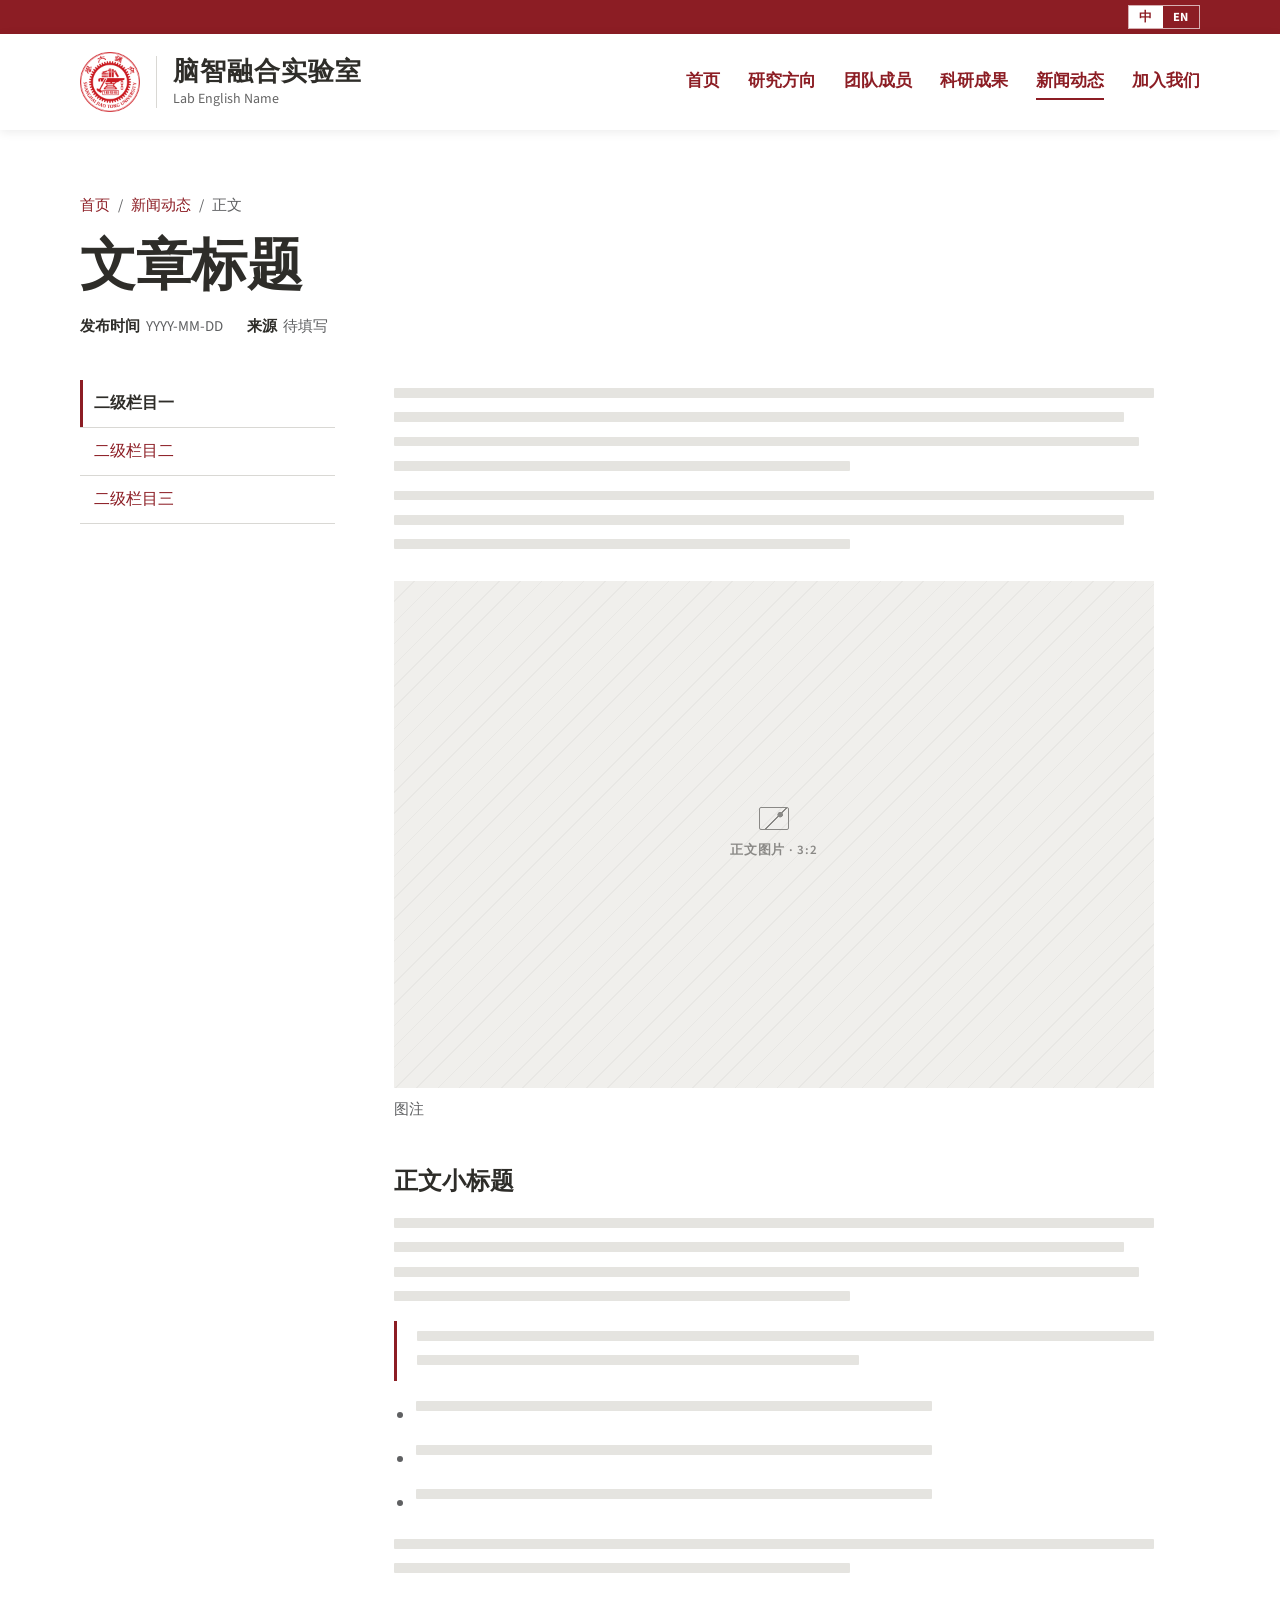
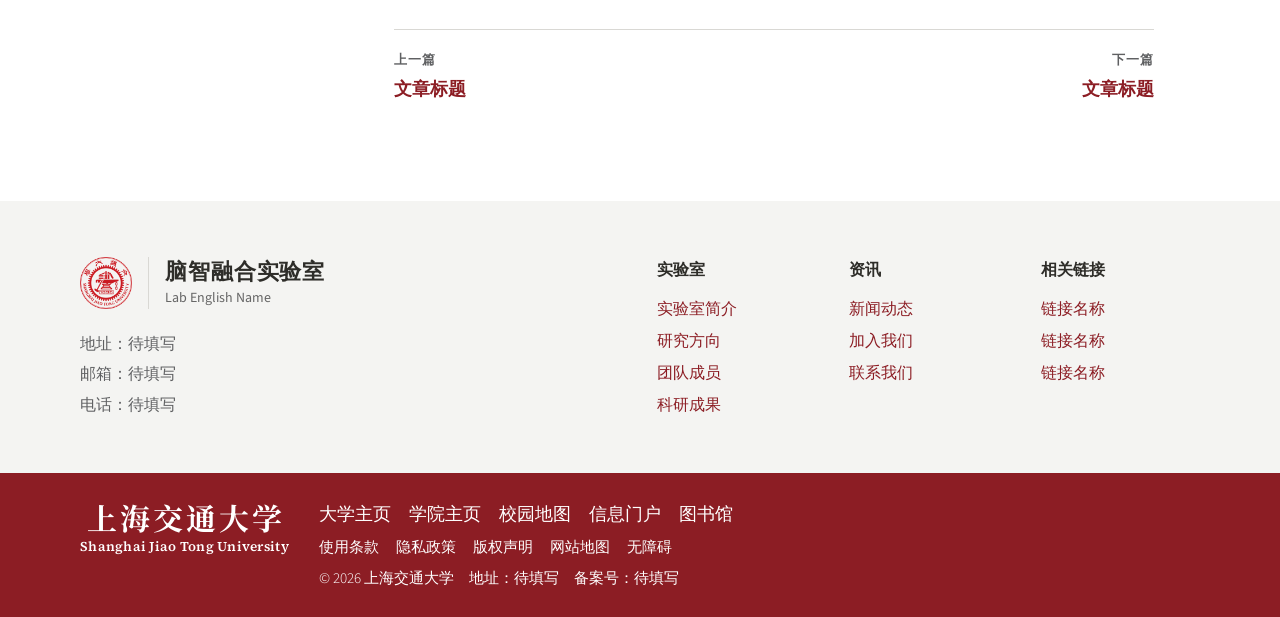
<file: content.html>
<!DOCTYPE html>
<html lang="zh-CN" data-lang="zh">
<head>
<meta charset="utf-8">
<meta name="viewport" content="width=device-width, initial-scale=1">
<title data-zh="正文 · 脑智融合实验室" data-en="Article · 脑智融合实验室">正文 · 脑智融合实验室</title>
<meta name="description" content="脑智融合实验室">
<script>(function(){var l='zh';try{var m=location.search.match(/[?&]lang=(zh|en)/);l=m?m[1]:(localStorage.getItem('bifl-lang')||'zh');}catch(e){}var d=document.documentElement;d.setAttribute('data-lang',l);d.lang=l==='en'?'en':'zh-CN';})();</script>
<!-- 国内访问：把下面的 googleapis.com / gstatic.com 换成 googleapis.cn / gstatic.cn -->
<link rel="preconnect" href="https://fonts.googleapis.com">
<link rel="preconnect" href="https://fonts.gstatic.com" crossorigin>
<link rel="stylesheet" href="https://fonts.googleapis.com/css2?family=Noto+Serif+SC:wght@600;700&family=Source+Sans+3:ital,wght@0,300;0,400;0,600;0,700;1,400&family=Source+Serif+4:opsz,wght@8..60,600&display=swap">
<link rel="stylesheet" href="css/style.css">
</head>
<body data-page="news">
<a class="skip" href="#main"><span class="zh">跳到正文</span><span class="en">Skip to content</span></a>

<!-- ===== HEADER START ===== -->
<div class="topbar">
  <div class="wrap">
    <button class="lang-switch" type="button" aria-label="切换语言 / Switch language">
      <span data-v="zh">中</span><span data-v="en">EN</span>
    </button>
  </div>
</div>

<header class="site-header">
  <div class="wrap">
    <a class="brand" href="index.html" aria-label="脑智融合实验室 首页 / Home">
      <img class="brand-emblem" src="images/sjtu-emblem.png" alt="上海交通大学校徽" width="60" height="60">
      <span class="brand-text">
        <span class="brand-name">脑智融合实验室</span>
        <span class="brand-sub">Lab English Name</span>
      </span>
    </a>
    <button class="nav-toggle" type="button" aria-expanded="false" aria-controls="site-nav"><span class="zh">菜单</span><span class="en">Menu</span><i></i></button>
    <nav class="nav" id="site-nav">
      <ul>
        <li data-nav="home"><a href="index.html"><span class="zh">首页</span><span class="en">Home</span></a></li>
        <li data-nav="research"><a href="research.html"><span class="zh">研究方向</span><span class="en">Research</span></a></li>
        <li data-nav="people"><a href="people.html"><span class="zh">团队成员</span><span class="en">People</span></a></li>
        <li data-nav="pubs"><a href="publications.html"><span class="zh">科研成果</span><span class="en">Publications</span></a></li>
        <li data-nav="news"><a href="list.html"><span class="zh">新闻动态</span><span class="en">News</span></a></li>
        <li data-nav="join"><a href="join.html"><span class="zh">加入我们</span><span class="en">Join Us</span></a></li>
      </ul>
    </nav>
  </div>
</header>
<!-- ===== HEADER END ===== -->

<main id="main">
  <div class="page-head">
    <div class="wrap">
      <nav class="crumbs" aria-label="breadcrumb"><a href="index.html"><span class="zh">首页</span><span class="en">Home</span></a><span aria-hidden="true">/</span><a href="list.html"><span class="zh">新闻动态</span><span class="en">News</span></a><span aria-hidden="true">/</span><span><span class="zh">正文</span><span class="en">Article</span></span></nav>
      <h1 class="title"><span class="zh">文章标题</span><span class="en">Article title</span></h1>
      <div class="meta-line">
        <span><b><span class="zh">发布时间</span><span class="en">Date</span></b>YYYY-MM-DD</span>
        <span><b><span class="zh">来源</span><span class="en">Source</span></b><span class="zh">待填写</span><span class="en">To be added</span></span>
      </div>
    </div>
  </div>

  <div class="wrap layout">
      <aside class="side">
        <ul class="side-nav">
          <li class="current"><a href="list.html"><span class="zh">二级栏目一</span><span class="en">Sub-section 1</span></a></li>
          <li><a href="list.html"><span class="zh">二级栏目二</span><span class="en">Sub-section 2</span></a></li>
          <li><a href="list.html"><span class="zh">二级栏目三</span><span class="en">Sub-section 3</span></a></li>
        </ul>
      </aside>

    <div class="content">
      <!-- 正文：段落用 <p>，小标题用 <h3>，图片放进 .media，引用用 <blockquote> -->
      <article class="body">
        <p><span class="ph-lines"><i></i><i></i><i></i><i></i></span></p>
        <p><span class="ph-lines"><i></i><i></i><i></i></span></p>
        <figure>
          <div class="media r-3x2"><span class="media-label"><span class="zh">正文图片 · 3:2</span><span class="en">Image · 3:2</span></span></div>
          <figcaption><span class="zh">图注</span><span class="en">Caption</span></figcaption>
        </figure>
        <h3><span class="zh">正文小标题</span><span class="en">Subheading</span></h3>
        <p><span class="ph-lines"><i></i><i></i><i></i><i></i></span></p>
        <blockquote><span class="ph-lines"><i></i><i></i></span></blockquote>
        <ul>
          <li><span class="ph-lines"><i></i></span></li>
          <li><span class="ph-lines"><i></i></span></li>
          <li><span class="ph-lines"><i></i></span></li>
        </ul>
        <p><span class="ph-lines"><i></i><i></i></span></p>
      </article>

      <nav class="prevnext" aria-label="article navigation">
        <a href="content.html"><small><span class="zh">上一篇</span><span class="en">Previous</span></small><span class="zh">文章标题</span><span class="en">Article title</span></a>
        <a href="content.html"><small><span class="zh">下一篇</span><span class="en">Next</span></small><span class="zh">文章标题</span><span class="en">Article title</span></a>
      </nav>
    </div>
  </div>
</main>

<!-- ===== FOOTER START ===== -->
<!-- 实验室页脚 -->
<footer class="site-footer" id="contact">
  <div class="wrap footer-top">
    <div class="footer-brand">
      <a class="brand" href="index.html">
        <img class="brand-emblem" src="images/sjtu-emblem.png" alt="上海交通大学校徽" width="52" height="52">
        <span class="brand-text">
          <span class="brand-name">脑智融合实验室</span>
          <span class="brand-sub">Lab English Name</span>
        </span>
      </a>
      <address>
        <span class="zh">地址：待填写</span><span class="en">Address: to be added</span><br>
        <span class="zh">邮箱：待填写</span><span class="en">Email: to be added</span><br>
        <span class="zh">电话：待填写</span><span class="en">Tel: to be added</span>
      </address>
    </div>
    <nav class="footer-col" aria-label="Lab">
      <h4><span class="zh">实验室</span><span class="en">Lab</span></h4>
      <ul>
        <li><a href="index.html#about"><span class="zh">实验室简介</span><span class="en">About</span></a></li>
        <li><a href="research.html"><span class="zh">研究方向</span><span class="en">Research</span></a></li>
        <li><a href="people.html"><span class="zh">团队成员</span><span class="en">People</span></a></li>
        <li><a href="publications.html"><span class="zh">科研成果</span><span class="en">Publications</span></a></li>
      </ul>
    </nav>
    <nav class="footer-col" aria-label="News">
      <h4><span class="zh">资讯</span><span class="en">News</span></h4>
      <ul>
        <li><a href="list.html"><span class="zh">新闻动态</span><span class="en">News</span></a></li>
        <li><a href="join.html"><span class="zh">加入我们</span><span class="en">Join Us</span></a></li>
        <li><a href="#contact"><span class="zh">联系我们</span><span class="en">Contact</span></a></li>
      </ul>
    </nav>
    <nav class="footer-col" aria-label="Links">
      <h4><span class="zh">相关链接</span><span class="en">Links</span></h4>
      <ul>
        <li><a href="#"><span class="zh">链接名称</span><span class="en">Link</span></a></li>
        <li><a href="#"><span class="zh">链接名称</span><span class="en">Link</span></a></li>
        <li><a href="#"><span class="zh">链接名称</span><span class="en">Link</span></a></li>
      </ul>
    </nav>
  </div>
</footer>

<!-- 学校页脚：左侧校名也可换成学校标识图片（在 .univ-wordmark 里放 <img>） -->
<footer class="global-footer" aria-label="University">
  <div class="wrap gf-inner">
    <a class="univ-wordmark" href="#">
      <span class="uw-zh">上海交通大学</span>
      <span class="uw-en">Shanghai Jiao Tong University</span>
    </a>
    <div class="gf-menu">
      <ul class="gf-primary">
        <li><a href="#"><span class="zh">大学主页</span><span class="en">University Home</span></a></li>
        <li><a href="#"><span class="zh">学院主页</span><span class="en">School Home</span></a></li>
        <li><a href="#"><span class="zh">校园地图</span><span class="en">Campus Map</span></a></li>
        <li><a href="#"><span class="zh">信息门户</span><span class="en">Portal</span></a></li>
        <li><a href="#"><span class="zh">图书馆</span><span class="en">Library</span></a></li>
      </ul>
      <ul class="gf-secondary">
        <li><a href="#"><span class="zh">使用条款</span><span class="en">Terms of Use</span></a></li>
        <li><a href="#"><span class="zh">隐私政策</span><span class="en">Privacy</span></a></li>
        <li><a href="#"><span class="zh">版权声明</span><span class="en">Copyright</span></a></li>
        <li><a href="#"><span class="zh">网站地图</span><span class="en">Site Map</span></a></li>
        <li><a href="#"><span class="zh">无障碍</span><span class="en">Accessibility</span></a></li>
      </ul>
      <p class="gf-copy"><span class="zh">© 2026 上海交通大学　地址：待填写　备案号：待填写</span><span class="en">© 2026 Shanghai Jiao Tong University · Address: to be added · ICP: to be added</span></p>
    </div>
  </div>
</footer>

<a class="to-top" href="#main" aria-label="返回顶部 / Back to top">
  <span class="hex"><svg viewBox="0 0 16 16" width="16" height="16" aria-hidden="true"><path d="M3 2.25h10M8 14V5.5M4 9.25l4-4 4 4" fill="none" stroke="currentColor" stroke-width="1.7" stroke-linecap="round" stroke-linejoin="round"/></svg></span>
</a>
<script src="js/main.js"></script>
<!-- ===== FOOTER END ===== -->
</body>
</html>
</file>
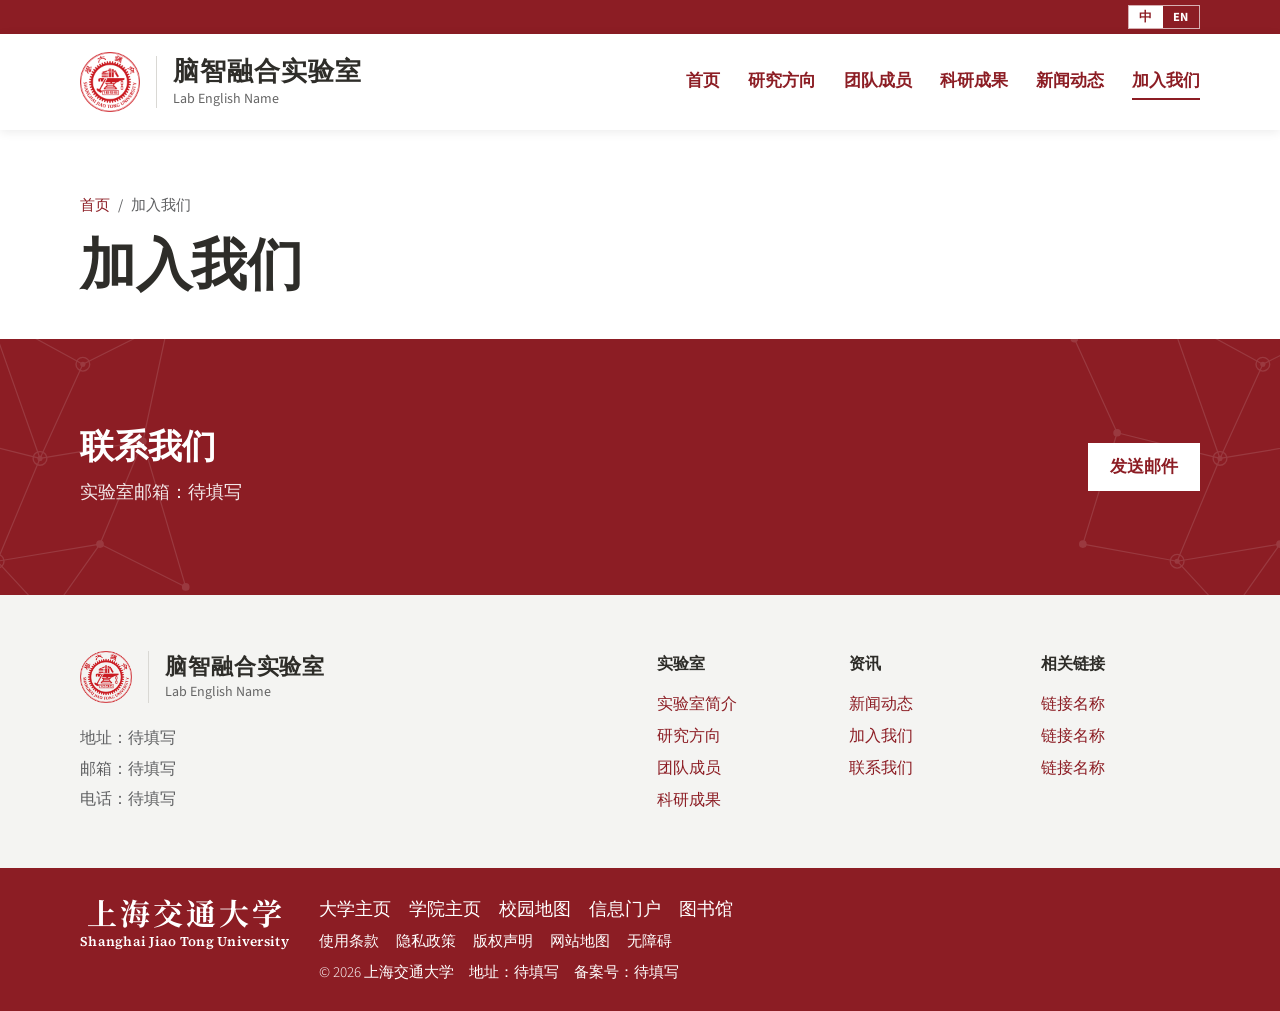
<file: join.html>
<!DOCTYPE html>
<html lang="zh-CN" data-lang="zh">
<head>
<meta charset="utf-8">
<meta name="viewport" content="width=device-width, initial-scale=1">
<title data-zh="加入我们 · 脑智融合实验室" data-en="Join Us · 脑智融合实验室">加入我们 · 脑智融合实验室</title>
<meta name="description" content="脑智融合实验室">
<script>(function(){var l='zh';try{var m=location.search.match(/[?&]lang=(zh|en)/);l=m?m[1]:(localStorage.getItem('bifl-lang')||'zh');}catch(e){}var d=document.documentElement;d.setAttribute('data-lang',l);d.lang=l==='en'?'en':'zh-CN';})();</script>
<!-- 国内访问：把下面的 googleapis.com / gstatic.com 换成 googleapis.cn / gstatic.cn -->
<link rel="preconnect" href="https://fonts.googleapis.com">
<link rel="preconnect" href="https://fonts.gstatic.com" crossorigin>
<link rel="stylesheet" href="https://fonts.googleapis.com/css2?family=Noto+Serif+SC:wght@600;700&family=Source+Sans+3:ital,wght@0,300;0,400;0,600;0,700;1,400&family=Source+Serif+4:opsz,wght@8..60,600&display=swap">
<link rel="stylesheet" href="css/style.css">
</head>
<body data-page="join">
<a class="skip" href="#main"><span class="zh">跳到正文</span><span class="en">Skip to content</span></a>

<!-- ===== HEADER START ===== -->
<div class="topbar">
  <div class="wrap">
    <button class="lang-switch" type="button" aria-label="切换语言 / Switch language">
      <span data-v="zh">中</span><span data-v="en">EN</span>
    </button>
  </div>
</div>

<header class="site-header">
  <div class="wrap">
    <a class="brand" href="index.html" aria-label="脑智融合实验室 首页 / Home">
      <img class="brand-emblem" src="images/sjtu-emblem.png" alt="上海交通大学校徽" width="60" height="60">
      <span class="brand-text">
        <span class="brand-name">脑智融合实验室</span>
        <span class="brand-sub">Lab English Name</span>
      </span>
    </a>
    <button class="nav-toggle" type="button" aria-expanded="false" aria-controls="site-nav"><span class="zh">菜单</span><span class="en">Menu</span><i></i></button>
    <nav class="nav" id="site-nav">
      <ul>
        <li data-nav="home"><a href="index.html"><span class="zh">首页</span><span class="en">Home</span></a></li>
        <li data-nav="research"><a href="research.html"><span class="zh">研究方向</span><span class="en">Research</span></a></li>
        <li data-nav="people"><a href="people.html"><span class="zh">团队成员</span><span class="en">People</span></a></li>
        <li data-nav="pubs"><a href="publications.html"><span class="zh">科研成果</span><span class="en">Publications</span></a></li>
        <li data-nav="news"><a href="list.html"><span class="zh">新闻动态</span><span class="en">News</span></a></li>
        <li data-nav="join"><a href="join.html"><span class="zh">加入我们</span><span class="en">Join Us</span></a></li>
      </ul>
    </nav>
  </div>
</header>
<!-- ===== HEADER END ===== -->

<main id="main">
  <div class="page-head">
    <div class="wrap">
      <nav class="crumbs" aria-label="breadcrumb"><a href="index.html"><span class="zh">首页</span><span class="en">Home</span></a><span aria-hidden="true">/</span><span><span class="zh">加入我们</span><span class="en">Join Us</span></span></nav>
      <h1 class="title"><span class="zh">加入我们</span><span class="en">Join Us</span></h1>
    </div>
  </div>

  <section class="block band band-accent deco-sides">
    <div class="wrap">
      <div class="callout">
        <div class="c-text">
          <h2 class="h2"><span class="zh">联系我们</span><span class="en">Get in Touch</span></h2>
          <p class="join-mail"><span class="zh">实验室邮箱：待填写</span><span class="en">Lab email: to be added</span></p>
        </div>
        <div class="c-act"><a class="btn" href="#"><span class="zh">发送邮件</span><span class="en">Send email</span></a></div>
      </div>
    </div>
  </section>
</main>

<!-- ===== FOOTER START ===== -->
<!-- 实验室页脚 -->
<footer class="site-footer" id="contact">
  <div class="wrap footer-top">
    <div class="footer-brand">
      <a class="brand" href="index.html">
        <img class="brand-emblem" src="images/sjtu-emblem.png" alt="上海交通大学校徽" width="52" height="52">
        <span class="brand-text">
          <span class="brand-name">脑智融合实验室</span>
          <span class="brand-sub">Lab English Name</span>
        </span>
      </a>
      <address>
        <span class="zh">地址：待填写</span><span class="en">Address: to be added</span><br>
        <span class="zh">邮箱：待填写</span><span class="en">Email: to be added</span><br>
        <span class="zh">电话：待填写</span><span class="en">Tel: to be added</span>
      </address>
    </div>
    <nav class="footer-col" aria-label="Lab">
      <h4><span class="zh">实验室</span><span class="en">Lab</span></h4>
      <ul>
        <li><a href="index.html#about"><span class="zh">实验室简介</span><span class="en">About</span></a></li>
        <li><a href="research.html"><span class="zh">研究方向</span><span class="en">Research</span></a></li>
        <li><a href="people.html"><span class="zh">团队成员</span><span class="en">People</span></a></li>
        <li><a href="publications.html"><span class="zh">科研成果</span><span class="en">Publications</span></a></li>
      </ul>
    </nav>
    <nav class="footer-col" aria-label="News">
      <h4><span class="zh">资讯</span><span class="en">News</span></h4>
      <ul>
        <li><a href="list.html"><span class="zh">新闻动态</span><span class="en">News</span></a></li>
        <li><a href="join.html"><span class="zh">加入我们</span><span class="en">Join Us</span></a></li>
        <li><a href="#contact"><span class="zh">联系我们</span><span class="en">Contact</span></a></li>
      </ul>
    </nav>
    <nav class="footer-col" aria-label="Links">
      <h4><span class="zh">相关链接</span><span class="en">Links</span></h4>
      <ul>
        <li><a href="#"><span class="zh">链接名称</span><span class="en">Link</span></a></li>
        <li><a href="#"><span class="zh">链接名称</span><span class="en">Link</span></a></li>
        <li><a href="#"><span class="zh">链接名称</span><span class="en">Link</span></a></li>
      </ul>
    </nav>
  </div>
</footer>

<!-- 学校页脚：左侧校名也可换成学校标识图片（在 .univ-wordmark 里放 <img>） -->
<footer class="global-footer" aria-label="University">
  <div class="wrap gf-inner">
    <a class="univ-wordmark" href="#">
      <span class="uw-zh">上海交通大学</span>
      <span class="uw-en">Shanghai Jiao Tong University</span>
    </a>
    <div class="gf-menu">
      <ul class="gf-primary">
        <li><a href="#"><span class="zh">大学主页</span><span class="en">University Home</span></a></li>
        <li><a href="#"><span class="zh">学院主页</span><span class="en">School Home</span></a></li>
        <li><a href="#"><span class="zh">校园地图</span><span class="en">Campus Map</span></a></li>
        <li><a href="#"><span class="zh">信息门户</span><span class="en">Portal</span></a></li>
        <li><a href="#"><span class="zh">图书馆</span><span class="en">Library</span></a></li>
      </ul>
      <ul class="gf-secondary">
        <li><a href="#"><span class="zh">使用条款</span><span class="en">Terms of Use</span></a></li>
        <li><a href="#"><span class="zh">隐私政策</span><span class="en">Privacy</span></a></li>
        <li><a href="#"><span class="zh">版权声明</span><span class="en">Copyright</span></a></li>
        <li><a href="#"><span class="zh">网站地图</span><span class="en">Site Map</span></a></li>
        <li><a href="#"><span class="zh">无障碍</span><span class="en">Accessibility</span></a></li>
      </ul>
      <p class="gf-copy"><span class="zh">© 2026 上海交通大学　地址：待填写　备案号：待填写</span><span class="en">© 2026 Shanghai Jiao Tong University · Address: to be added · ICP: to be added</span></p>
    </div>
  </div>
</footer>

<a class="to-top" href="#main" aria-label="返回顶部 / Back to top">
  <span class="hex"><svg viewBox="0 0 16 16" width="16" height="16" aria-hidden="true"><path d="M3 2.25h10M8 14V5.5M4 9.25l4-4 4 4" fill="none" stroke="currentColor" stroke-width="1.7" stroke-linecap="round" stroke-linejoin="round"/></svg></span>
</a>
<script src="js/main.js"></script>
<!-- ===== FOOTER END ===== -->
</body>
</html>
</file>
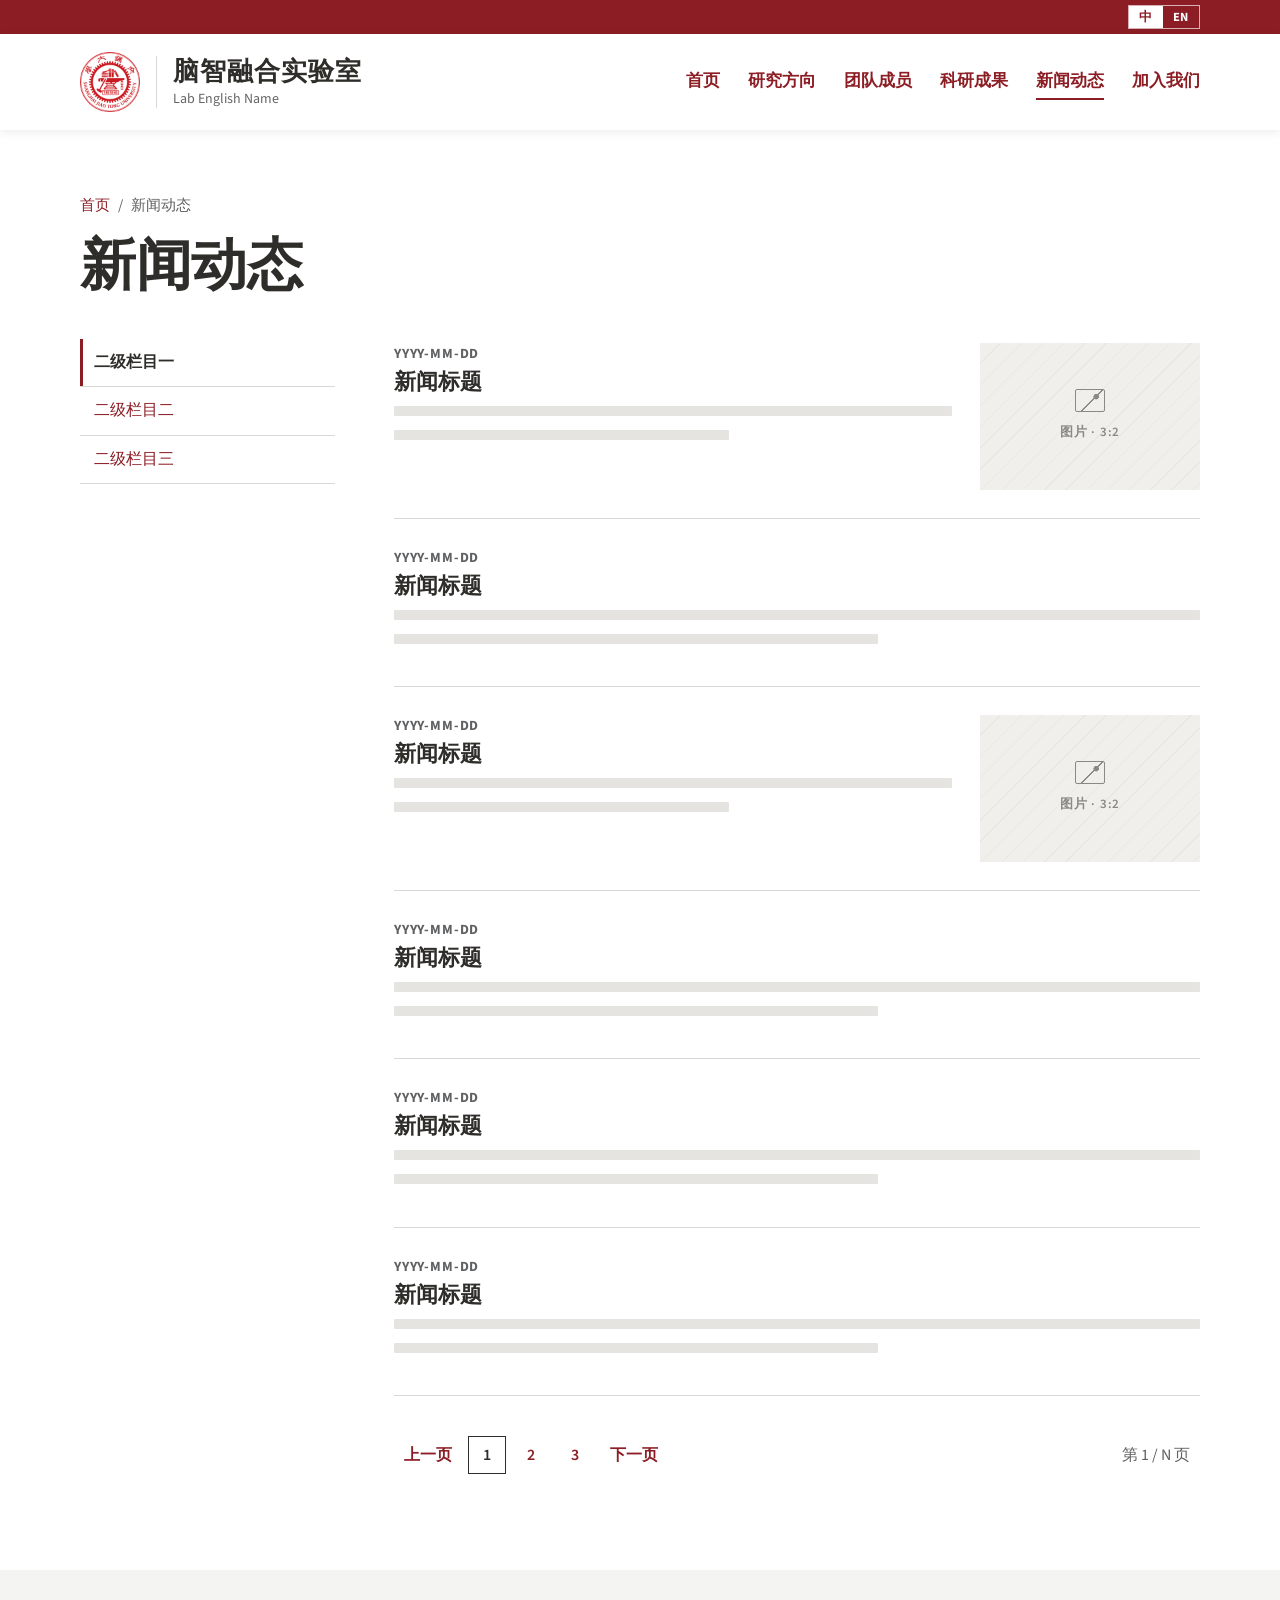
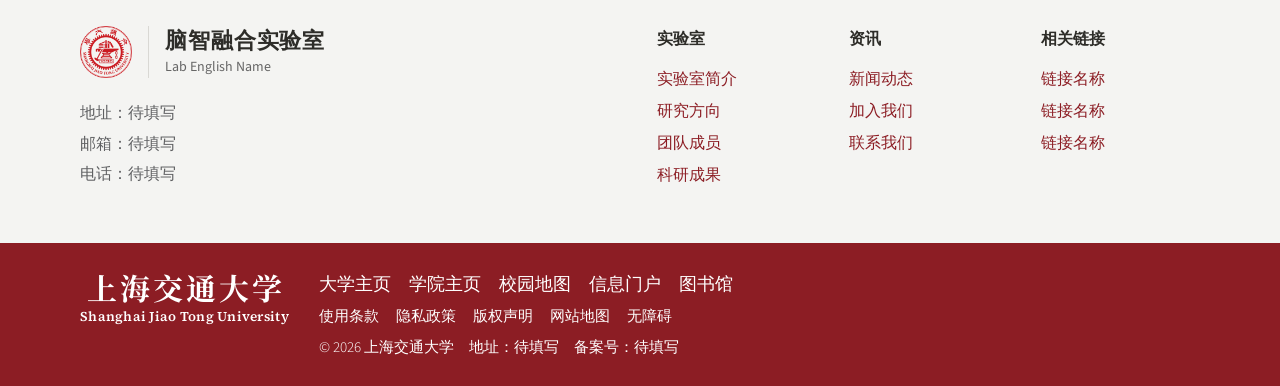
<file: list.html>
<!DOCTYPE html>
<html lang="zh-CN" data-lang="zh">
<head>
<meta charset="utf-8">
<meta name="viewport" content="width=device-width, initial-scale=1">
<title data-zh="新闻动态 · 脑智融合实验室" data-en="News · 脑智融合实验室">新闻动态 · 脑智融合实验室</title>
<meta name="description" content="脑智融合实验室">
<script>(function(){var l='zh';try{var m=location.search.match(/[?&]lang=(zh|en)/);l=m?m[1]:(localStorage.getItem('bifl-lang')||'zh');}catch(e){}var d=document.documentElement;d.setAttribute('data-lang',l);d.lang=l==='en'?'en':'zh-CN';})();</script>
<!-- 国内访问：把下面的 googleapis.com / gstatic.com 换成 googleapis.cn / gstatic.cn -->
<link rel="preconnect" href="https://fonts.googleapis.com">
<link rel="preconnect" href="https://fonts.gstatic.com" crossorigin>
<link rel="stylesheet" href="https://fonts.googleapis.com/css2?family=Noto+Serif+SC:wght@600;700&family=Source+Sans+3:ital,wght@0,300;0,400;0,600;0,700;1,400&family=Source+Serif+4:opsz,wght@8..60,600&display=swap">
<link rel="stylesheet" href="css/style.css">
</head>
<body data-page="news">
<a class="skip" href="#main"><span class="zh">跳到正文</span><span class="en">Skip to content</span></a>

<!-- ===== HEADER START ===== -->
<div class="topbar">
  <div class="wrap">
    <button class="lang-switch" type="button" aria-label="切换语言 / Switch language">
      <span data-v="zh">中</span><span data-v="en">EN</span>
    </button>
  </div>
</div>

<header class="site-header">
  <div class="wrap">
    <a class="brand" href="index.html" aria-label="脑智融合实验室 首页 / Home">
      <img class="brand-emblem" src="images/sjtu-emblem.png" alt="上海交通大学校徽" width="60" height="60">
      <span class="brand-text">
        <span class="brand-name">脑智融合实验室</span>
        <span class="brand-sub">Lab English Name</span>
      </span>
    </a>
    <button class="nav-toggle" type="button" aria-expanded="false" aria-controls="site-nav"><span class="zh">菜单</span><span class="en">Menu</span><i></i></button>
    <nav class="nav" id="site-nav">
      <ul>
        <li data-nav="home"><a href="index.html"><span class="zh">首页</span><span class="en">Home</span></a></li>
        <li data-nav="research"><a href="research.html"><span class="zh">研究方向</span><span class="en">Research</span></a></li>
        <li data-nav="people"><a href="people.html"><span class="zh">团队成员</span><span class="en">People</span></a></li>
        <li data-nav="pubs"><a href="publications.html"><span class="zh">科研成果</span><span class="en">Publications</span></a></li>
        <li data-nav="news"><a href="list.html"><span class="zh">新闻动态</span><span class="en">News</span></a></li>
        <li data-nav="join"><a href="join.html"><span class="zh">加入我们</span><span class="en">Join Us</span></a></li>
      </ul>
    </nav>
  </div>
</header>
<!-- ===== HEADER END ===== -->

<main id="main">
  <div class="page-head">
    <div class="wrap">
      <nav class="crumbs" aria-label="breadcrumb"><a href="index.html"><span class="zh">首页</span><span class="en">Home</span></a><span aria-hidden="true">/</span><span><span class="zh">新闻动态</span><span class="en">News</span></span></nav>
      <h1 class="title"><span class="zh">新闻动态</span><span class="en">News</span></h1>
    </div>
  </div>

  <div class="wrap layout">
      <aside class="side">
        <ul class="side-nav">
          <li class="current"><a href="list.html"><span class="zh">二级栏目一</span><span class="en">Sub-section 1</span></a></li>
          <li><a href="list.html"><span class="zh">二级栏目二</span><span class="en">Sub-section 2</span></a></li>
          <li><a href="list.html"><span class="zh">二级栏目三</span><span class="en">Sub-section 3</span></a></li>
        </ul>
      </aside>

    <div class="content">
      <!-- 文章列表：复制 <li> 可增加条目；带图的条目给 <li> 加 class="has-img" 并放入 .media -->
      <ul class="alist">
          <li class="has-img">
            <div>
              <p class="date">YYYY-MM-DD</p>
              <h3><a href="content.html"><span class="zh">新闻标题</span><span class="en">News headline</span></a></h3>
              <span class="ph-lines"><i></i><i></i></span>
            </div>
            <div class="media r-3x2"><span class="media-label"><span class="zh">图片 · 3:2</span><span class="en">Image · 3:2</span></span></div>
          </li>
          <li>
            <div>
              <p class="date">YYYY-MM-DD</p>
              <h3><a href="content.html"><span class="zh">新闻标题</span><span class="en">News headline</span></a></h3>
              <span class="ph-lines"><i></i><i></i></span>
            </div>
          </li>
          <li class="has-img">
            <div>
              <p class="date">YYYY-MM-DD</p>
              <h3><a href="content.html"><span class="zh">新闻标题</span><span class="en">News headline</span></a></h3>
              <span class="ph-lines"><i></i><i></i></span>
            </div>
            <div class="media r-3x2"><span class="media-label"><span class="zh">图片 · 3:2</span><span class="en">Image · 3:2</span></span></div>
          </li>
          <li>
            <div>
              <p class="date">YYYY-MM-DD</p>
              <h3><a href="content.html"><span class="zh">新闻标题</span><span class="en">News headline</span></a></h3>
              <span class="ph-lines"><i></i><i></i></span>
            </div>
          </li>
          <li>
            <div>
              <p class="date">YYYY-MM-DD</p>
              <h3><a href="content.html"><span class="zh">新闻标题</span><span class="en">News headline</span></a></h3>
              <span class="ph-lines"><i></i><i></i></span>
            </div>
          </li>
          <li>
            <div>
              <p class="date">YYYY-MM-DD</p>
              <h3><a href="content.html"><span class="zh">新闻标题</span><span class="en">News headline</span></a></h3>
              <span class="ph-lines"><i></i><i></i></span>
            </div>
          </li>
      </ul>

      <nav class="pager" aria-label="pagination">
        <a href="#"><span class="zh">上一页</span><span class="en">Prev</span></a>
        <span class="on">1</span>
        <a href="#">2</a>
        <a href="#">3</a>
        <a href="#"><span class="zh">下一页</span><span class="en">Next</span></a>
        <span class="info"><span class="zh">第 1 / N 页</span><span class="en">Page 1 of N</span></span>
      </nav>
    </div>
  </div>
</main>

<!-- ===== FOOTER START ===== -->
<!-- 实验室页脚 -->
<footer class="site-footer" id="contact">
  <div class="wrap footer-top">
    <div class="footer-brand">
      <a class="brand" href="index.html">
        <img class="brand-emblem" src="images/sjtu-emblem.png" alt="上海交通大学校徽" width="52" height="52">
        <span class="brand-text">
          <span class="brand-name">脑智融合实验室</span>
          <span class="brand-sub">Lab English Name</span>
        </span>
      </a>
      <address>
        <span class="zh">地址：待填写</span><span class="en">Address: to be added</span><br>
        <span class="zh">邮箱：待填写</span><span class="en">Email: to be added</span><br>
        <span class="zh">电话：待填写</span><span class="en">Tel: to be added</span>
      </address>
    </div>
    <nav class="footer-col" aria-label="Lab">
      <h4><span class="zh">实验室</span><span class="en">Lab</span></h4>
      <ul>
        <li><a href="index.html#about"><span class="zh">实验室简介</span><span class="en">About</span></a></li>
        <li><a href="research.html"><span class="zh">研究方向</span><span class="en">Research</span></a></li>
        <li><a href="people.html"><span class="zh">团队成员</span><span class="en">People</span></a></li>
        <li><a href="publications.html"><span class="zh">科研成果</span><span class="en">Publications</span></a></li>
      </ul>
    </nav>
    <nav class="footer-col" aria-label="News">
      <h4><span class="zh">资讯</span><span class="en">News</span></h4>
      <ul>
        <li><a href="list.html"><span class="zh">新闻动态</span><span class="en">News</span></a></li>
        <li><a href="join.html"><span class="zh">加入我们</span><span class="en">Join Us</span></a></li>
        <li><a href="#contact"><span class="zh">联系我们</span><span class="en">Contact</span></a></li>
      </ul>
    </nav>
    <nav class="footer-col" aria-label="Links">
      <h4><span class="zh">相关链接</span><span class="en">Links</span></h4>
      <ul>
        <li><a href="#"><span class="zh">链接名称</span><span class="en">Link</span></a></li>
        <li><a href="#"><span class="zh">链接名称</span><span class="en">Link</span></a></li>
        <li><a href="#"><span class="zh">链接名称</span><span class="en">Link</span></a></li>
      </ul>
    </nav>
  </div>
</footer>

<!-- 学校页脚：左侧校名也可换成学校标识图片（在 .univ-wordmark 里放 <img>） -->
<footer class="global-footer" aria-label="University">
  <div class="wrap gf-inner">
    <a class="univ-wordmark" href="#">
      <span class="uw-zh">上海交通大学</span>
      <span class="uw-en">Shanghai Jiao Tong University</span>
    </a>
    <div class="gf-menu">
      <ul class="gf-primary">
        <li><a href="#"><span class="zh">大学主页</span><span class="en">University Home</span></a></li>
        <li><a href="#"><span class="zh">学院主页</span><span class="en">School Home</span></a></li>
        <li><a href="#"><span class="zh">校园地图</span><span class="en">Campus Map</span></a></li>
        <li><a href="#"><span class="zh">信息门户</span><span class="en">Portal</span></a></li>
        <li><a href="#"><span class="zh">图书馆</span><span class="en">Library</span></a></li>
      </ul>
      <ul class="gf-secondary">
        <li><a href="#"><span class="zh">使用条款</span><span class="en">Terms of Use</span></a></li>
        <li><a href="#"><span class="zh">隐私政策</span><span class="en">Privacy</span></a></li>
        <li><a href="#"><span class="zh">版权声明</span><span class="en">Copyright</span></a></li>
        <li><a href="#"><span class="zh">网站地图</span><span class="en">Site Map</span></a></li>
        <li><a href="#"><span class="zh">无障碍</span><span class="en">Accessibility</span></a></li>
      </ul>
      <p class="gf-copy"><span class="zh">© 2026 上海交通大学　地址：待填写　备案号：待填写</span><span class="en">© 2026 Shanghai Jiao Tong University · Address: to be added · ICP: to be added</span></p>
    </div>
  </div>
</footer>

<a class="to-top" href="#main" aria-label="返回顶部 / Back to top">
  <span class="hex"><svg viewBox="0 0 16 16" width="16" height="16" aria-hidden="true"><path d="M3 2.25h10M8 14V5.5M4 9.25l4-4 4 4" fill="none" stroke="currentColor" stroke-width="1.7" stroke-linecap="round" stroke-linejoin="round"/></svg></span>
</a>
<script src="js/main.js"></script>
<!-- ===== FOOTER END ===== -->
</body>
</html>
</file>
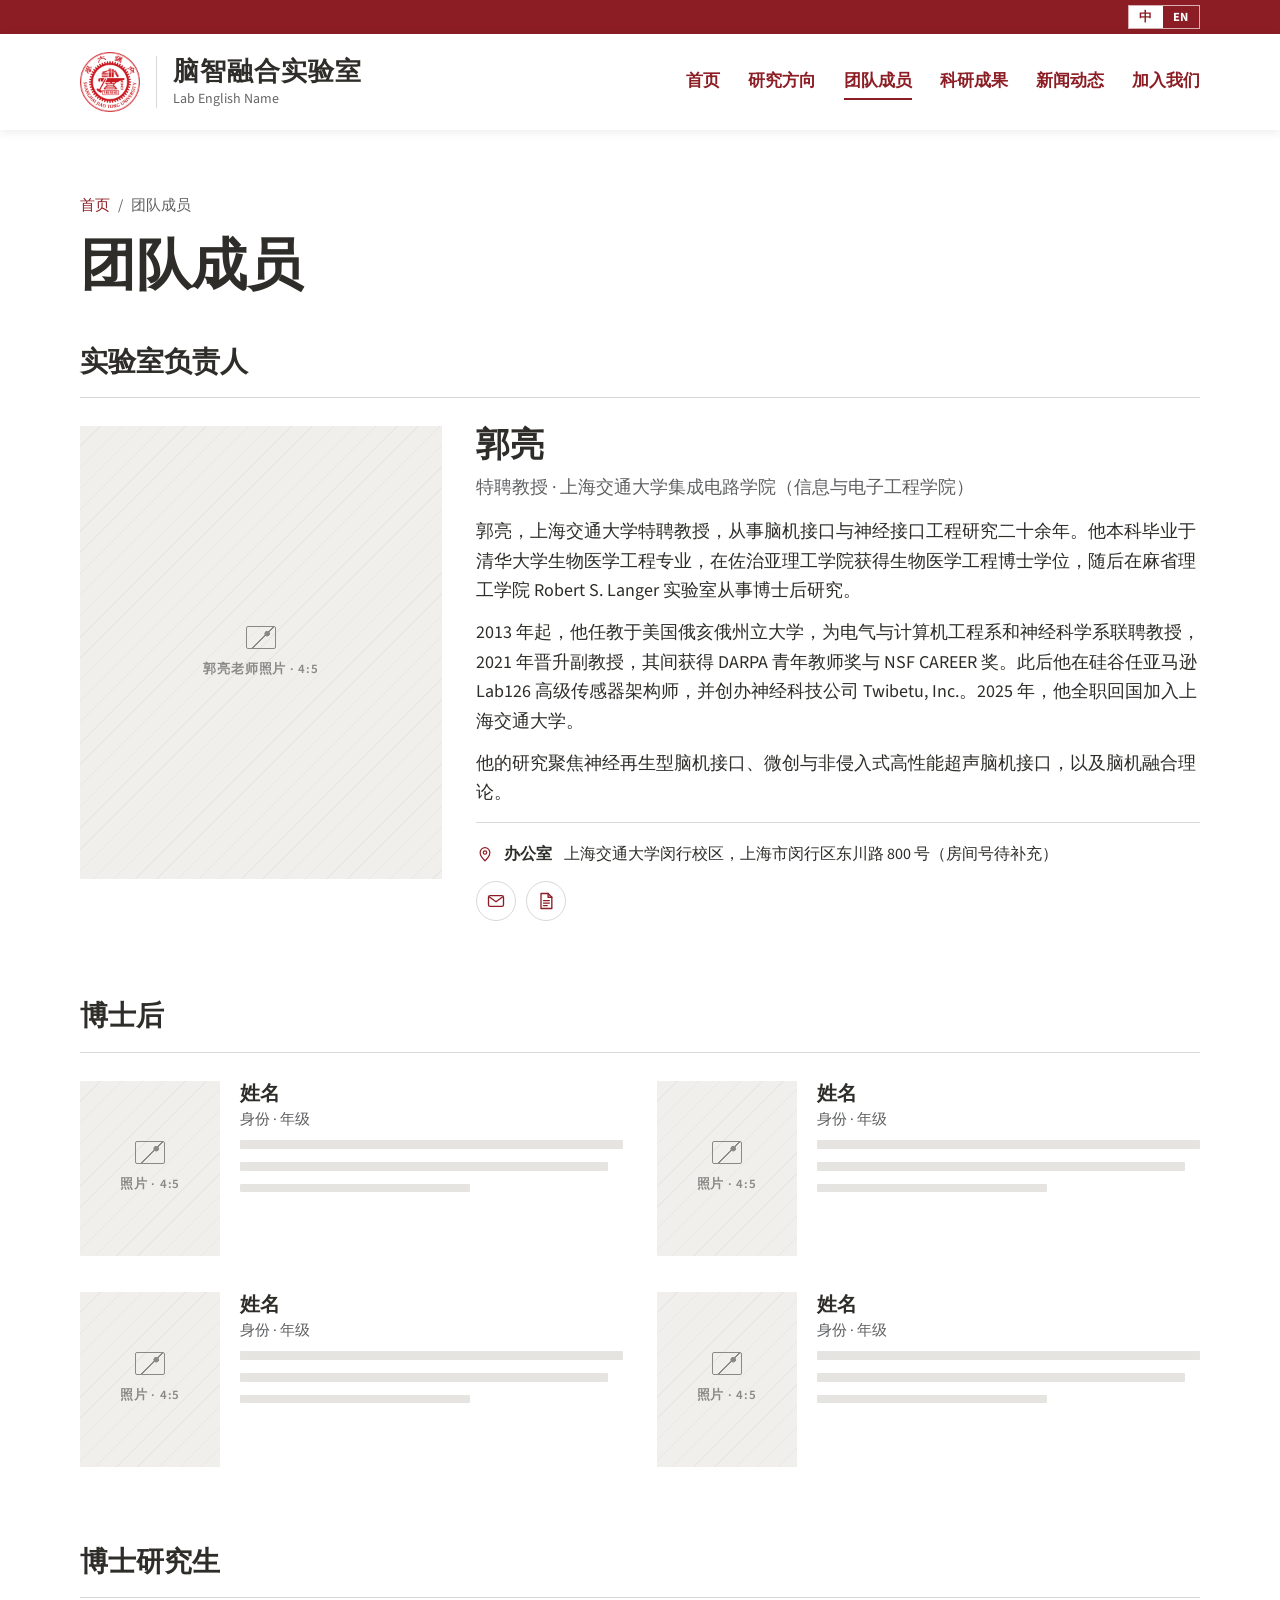
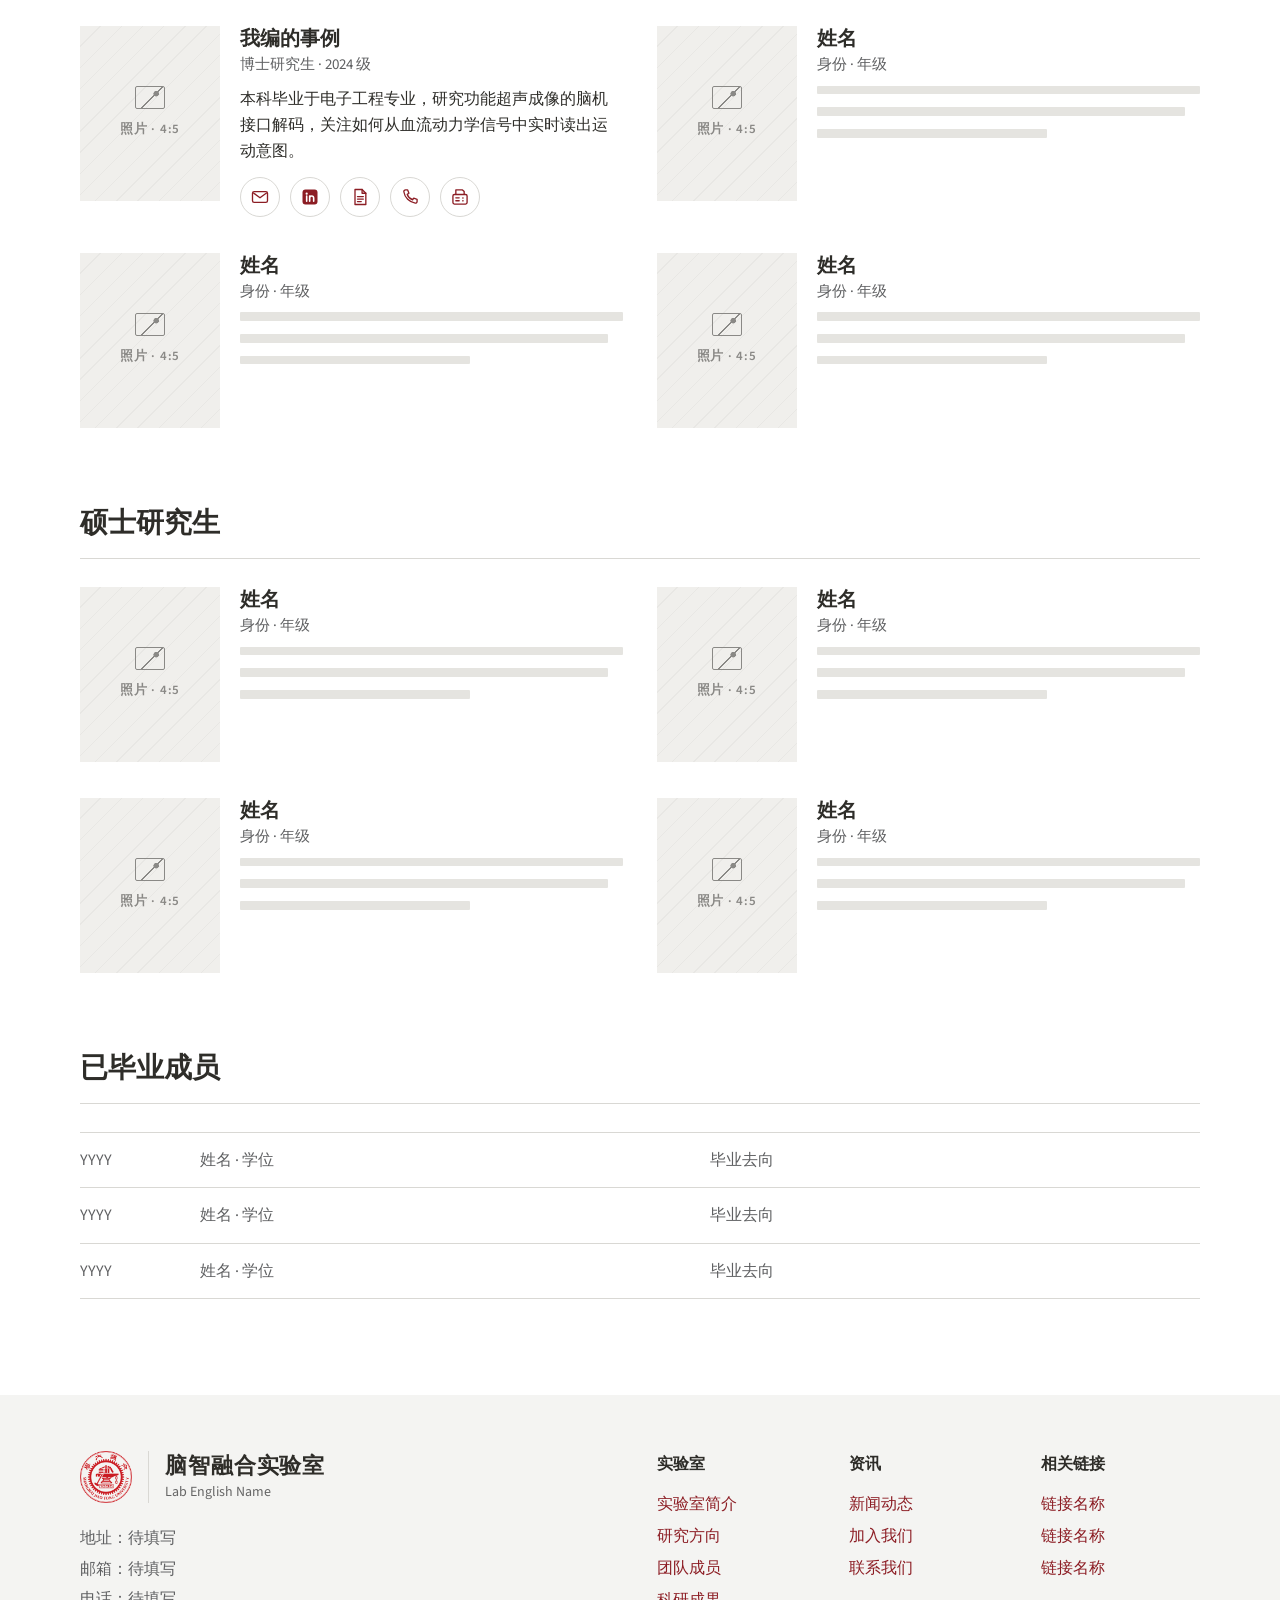
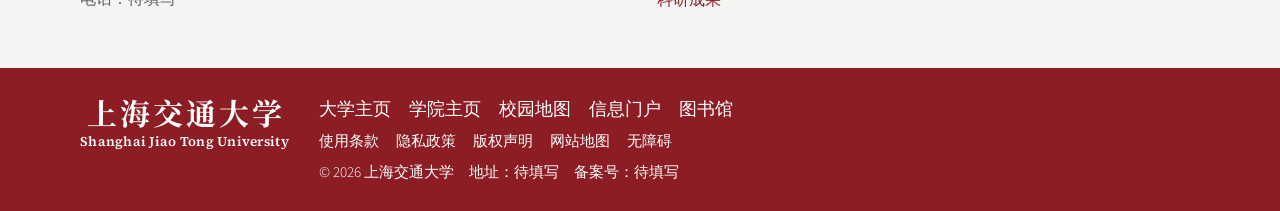
<file: people.html>
<!DOCTYPE html>
<html lang="zh-CN" data-lang="zh">
<head>
<meta charset="utf-8">
<meta name="viewport" content="width=device-width, initial-scale=1">
<title data-zh="团队成员 · 脑智融合实验室" data-en="People · 脑智融合实验室">团队成员 · 脑智融合实验室</title>
<meta name="description" content="脑智融合实验室">
<script>(function(){var l='zh';try{var m=location.search.match(/[?&]lang=(zh|en)/);l=m?m[1]:(localStorage.getItem('bifl-lang')||'zh');}catch(e){}var d=document.documentElement;d.setAttribute('data-lang',l);d.lang=l==='en'?'en':'zh-CN';})();</script>
<!-- 国内访问：把下面的 googleapis.com / gstatic.com 换成 googleapis.cn / gstatic.cn -->
<link rel="preconnect" href="https://fonts.googleapis.com">
<link rel="preconnect" href="https://fonts.gstatic.com" crossorigin>
<link rel="stylesheet" href="https://fonts.googleapis.com/css2?family=Noto+Serif+SC:wght@600;700&family=Source+Sans+3:ital,wght@0,300;0,400;0,600;0,700;1,400&family=Source+Serif+4:opsz,wght@8..60,600&display=swap">
<link rel="stylesheet" href="css/style.css">
</head>
<body data-page="people">
<a class="skip" href="#main"><span class="zh">跳到正文</span><span class="en">Skip to content</span></a>

<!-- ===== HEADER START ===== -->
<div class="topbar">
  <div class="wrap">
    <button class="lang-switch" type="button" aria-label="切换语言 / Switch language">
      <span data-v="zh">中</span><span data-v="en">EN</span>
    </button>
  </div>
</div>

<header class="site-header">
  <div class="wrap">
    <a class="brand" href="index.html" aria-label="脑智融合实验室 首页 / Home">
      <img class="brand-emblem" src="images/sjtu-emblem.png" alt="上海交通大学校徽" width="60" height="60">
      <span class="brand-text">
        <span class="brand-name">脑智融合实验室</span>
        <span class="brand-sub">Lab English Name</span>
      </span>
    </a>
    <button class="nav-toggle" type="button" aria-expanded="false" aria-controls="site-nav"><span class="zh">菜单</span><span class="en">Menu</span><i></i></button>
    <nav class="nav" id="site-nav">
      <ul>
        <li data-nav="home"><a href="index.html"><span class="zh">首页</span><span class="en">Home</span></a></li>
        <li data-nav="research"><a href="research.html"><span class="zh">研究方向</span><span class="en">Research</span></a></li>
        <li data-nav="people"><a href="people.html"><span class="zh">团队成员</span><span class="en">People</span></a></li>
        <li data-nav="pubs"><a href="publications.html"><span class="zh">科研成果</span><span class="en">Publications</span></a></li>
        <li data-nav="news"><a href="list.html"><span class="zh">新闻动态</span><span class="en">News</span></a></li>
        <li data-nav="join"><a href="join.html"><span class="zh">加入我们</span><span class="en">Join Us</span></a></li>
      </ul>
    </nav>
  </div>
</header>
<!-- ===== HEADER END ===== -->

<main id="main">
  <div class="page-head">
    <div class="wrap">
      <nav class="crumbs" aria-label="breadcrumb"><a href="index.html"><span class="zh">首页</span><span class="en">Home</span></a><span aria-hidden="true">/</span><span><span class="zh">团队成员</span><span class="en">People</span></span></nav>
      <h1 class="title"><span class="zh">团队成员</span><span class="en">People</span></h1>
    </div>
  </div>

  <!-- 图标库：联系方式按钮里用 <svg><use href="#i-mail"/></svg> 引用 -->
  <svg width="0" height="0" style="position:absolute" aria-hidden="true">
    <symbol id="i-mail" viewBox="0 0 24 24"><rect x="3" y="5.5" width="18" height="13" rx="2" fill="none" stroke="currentColor" stroke-width="1.6"/><path d="m3.8 7 8.2 6 8.2-6" fill="none" stroke="currentColor" stroke-width="1.6" stroke-linejoin="round"/></symbol>
    <symbol id="i-linkedin" viewBox="0 0 24 24"><rect x="3" y="3" width="18" height="18" rx="3.5" fill="currentColor"/><circle cx="8" cy="8" r="1.35" fill="var(--ci-bg, #fff)"/><path d="M8 10.8V17M11.6 17v-6.2M11.6 13.4c0-1.6 1.1-2.7 2.5-2.7s2.3 1 2.3 2.7V17" fill="none" stroke="var(--ci-bg, #fff)" stroke-width="1.9" stroke-linecap="round"/></symbol>
    <symbol id="i-page" viewBox="0 0 24 24"><path d="M6 3h8.5L19 7.5V21H6z" fill="none" stroke="currentColor" stroke-width="1.6" stroke-linejoin="round"/><path d="M14.5 3v4.5H19M9 11.5h7M9 14.5h7M9 17.5h4.5" fill="none" stroke="currentColor" stroke-width="1.6" stroke-linecap="round" stroke-linejoin="round"/></symbol>
    <symbol id="i-phone" viewBox="0 0 24 24"><path d="M6.6 3.5h2.6l1.5 4-2 1.4a10.8 10.8 0 0 0 6.4 6.4l1.4-2 4 1.5v2.6a2 2 0 0 1-2.2 2A16.4 16.4 0 0 1 4.6 5.7a2 2 0 0 1 2-2.2z" fill="none" stroke="currentColor" stroke-width="1.6" stroke-linejoin="round"/></symbol>
    <symbol id="i-fax" viewBox="0 0 24 24"><path d="M7 9V3.5h8l2 2V9" fill="none" stroke="currentColor" stroke-width="1.6" stroke-linejoin="round"/><rect x="3.5" y="9" width="17" height="11.5" rx="1.8" fill="none" stroke="currentColor" stroke-width="1.6"/><path d="M7 13h4M7 16.5h4" stroke="currentColor" stroke-width="1.6" stroke-linecap="round"/><circle cx="15.5" cy="13.2" r="1" fill="currentColor"/><circle cx="15.5" cy="16.6" r="1" fill="currentColor"/></symbol>
    <symbol id="i-pin" viewBox="0 0 24 24"><path d="M12 21s-6.5-6-6.5-11a6.5 6.5 0 0 1 13 0c0 5-6.5 11-6.5 11z" fill="none" stroke="currentColor" stroke-width="1.6" stroke-linejoin="round"/><circle cx="12" cy="10" r="2.3" fill="none" stroke="currentColor" stroke-width="1.6"/></symbol>
  </svg>

  <div class="wrap people">

    <!-- ===== 实验室负责人 ===== -->
    <!-- 资料来源（2026-10 整理）：上海交通大学集成电路学院教师主页 icisee.sjtu.edu.cn/jiaoshiml/2825.html；
         《脑机接口：从科幻到现实》作者简介；DeepTech 访谈。上线前请郭老师本人审核。 -->
    <section class="group" id="pi">
      <h2><span class="zh">实验室负责人</span><span class="en">Principal Investigator</span></h2>

      <div class="pi-block">
        <div class="photo"><div class="media r-4x5"><span class="media-label"><span class="zh">郭亮老师照片 · 4:5</span><span class="en">Portrait · 4:5</span></span></div></div>
        <div class="info">
          <h3 class="pi-name"><span class="zh">郭亮</span><span class="en">Liang Guo</span></h3>
          <p class="role"><span class="zh">特聘教授 · 上海交通大学集成电路学院（信息与电子工程学院）</span><span class="en">Distinguished Professor · School of Integrated Circuits (School of Information and Electronic Engineering), Shanghai Jiao Tong University</span></p>
          <div class="pi-bio">
            <p><span class="zh">郭亮，上海交通大学特聘教授，从事脑机接口与神经接口工程研究二十余年。他本科毕业于清华大学生物医学工程专业，在佐治亚理工学院获得生物医学工程博士学位，随后在麻省理工学院 Robert S. Langer 实验室从事博士后研究。</span><span class="en">Liang Guo is a Distinguished Professor at Shanghai Jiao Tong University who has worked on brain–computer and neural interfaces for more than two decades. He received his B.S. in Biomedical Engineering from Tsinghua University and his Ph.D. in Biomedical Engineering from the Georgia Institute of Technology, then did postdoctoral research in Robert S. Langer's lab at MIT.</span></p>
            <p><span class="zh">2013 年起，他任教于美国俄亥俄州立大学，为电气与计算机工程系和神经科学系联聘教授，2021 年晋升副教授，其间获得 DARPA 青年教师奖与 NSF CAREER 奖。此后他在硅谷任亚马逊 Lab126 高级传感器架构师，并创办神经科技公司 Twibetu, Inc.。2025 年，他全职回国加入上海交通大学。</span><span class="en">From 2013 he was on the faculty of The Ohio State University, jointly appointed in Electrical and Computer Engineering and in Neuroscience, and was promoted to Associate Professor in 2021. There he received the DARPA Young Faculty Award and the NSF CAREER Award. He then worked in Silicon Valley as a Senior Sensor Architect at Amazon Lab126 and founded the neurotechnology company Twibetu, Inc., before joining Shanghai Jiao Tong University full-time in 2025.</span></p>
            <p><span class="zh">他的研究聚焦神经再生型脑机接口、微创与非侵入式高性能超声脑机接口，以及脑机融合理论。</span><span class="en">His research focuses on neuroregenerative brain–computer interfaces, minimally invasive and non-invasive high-performance ultrasound brain–computer interfaces, and the theory of brain–machine fusion.</span></p>
          </div>

          <p class="office"><svg width="18" height="18" aria-hidden="true"><use href="#i-pin"/></svg><span><b><span class="zh">办公室</span><span class="en">Office</span></b><span class="zh">上海交通大学闵行校区，上海市闵行区东川路 800 号（房间号待补充）</span><span class="en">Minhang Campus, Shanghai Jiao Tong University, 800 Dongchuan Road, Shanghai (room to be added)</span></span></p>

          <!-- 联系方式：每人按需放按钮，没有的就删掉那个 <button>。
               data-kind 可选：email / linkedin / homepage / phone / fax
               data-value 是框里显示的内容，data-href 是点击“打开”的地址（传真可不写）。
               模板：
               <button class="ci" type="button" data-kind="email"    data-value="name@sjtu.edu.cn" data-href="mailto:name@sjtu.edu.cn" aria-label="邮箱 / Email"><svg><use href="#i-mail"/></svg></button>
               <button class="ci" type="button" data-kind="linkedin" data-value="linkedin.com/in/xxx" data-href="https://www.linkedin.com/in/xxx" aria-label="领英 / LinkedIn"><svg><use href="#i-linkedin"/></svg></button>
               <button class="ci" type="button" data-kind="homepage" data-value="个人主页地址" data-href="https://…" aria-label="个人主页 / Homepage"><svg><use href="#i-page"/></svg></button>
               <button class="ci" type="button" data-kind="phone"    data-value="+86 21 0000 0000" data-href="tel:+862100000000" aria-label="电话 / Phone"><svg><use href="#i-phone"/></svg></button>
               <button class="ci" type="button" data-kind="fax"      data-value="+86 21 0000 0000" aria-label="传真 / Fax"><svg><use href="#i-fax"/></svg></button> -->
          <div class="contact" data-contact>
            <div class="contact-icons">
              <button class="ci" type="button" data-kind="email" data-value="guo.liang@sjtu.edu.cn" data-href="mailto:guo.liang@sjtu.edu.cn" aria-label="邮箱 / Email"><svg><use href="#i-mail"/></svg></button>
              <button class="ci" type="button" data-kind="homepage" data-value="icisee.sjtu.edu.cn/jiaoshiml/2825.html" data-href="https://icisee.sjtu.edu.cn/jiaoshiml/2825.html" aria-label="个人主页 / Homepage"><svg><use href="#i-page"/></svg></button>
            </div>
          </div>
        </div>
      </div>

      
    <!-- 成员分组：复制 <article class="member"> 可增加成员；需要联系方式时把上面的 <div class="contact"> 整段放进 .m-text -->
    <section class="group" id="postdocs">
      <h2><span class="zh">博士后</span><span class="en">Postdoctoral Fellows</span></h2>
      <div class="members">
          <article class="member">
            <div class="media r-4x5"><span class="media-label"><span class="zh">照片 · 4:5</span><span class="en">Photo · 4:5</span></span></div>
            <div class="m-text"><h3><span class="zh">姓名</span><span class="en">Name</span></h3><p class="m-role"><span class="zh">身份 · 年级</span><span class="en">Role · Year</span></p><p class="m-intro"><span class="ph-lines"><i></i><i></i><i></i></span></p></div>
          </article>
          <article class="member">
            <div class="media r-4x5"><span class="media-label"><span class="zh">照片 · 4:5</span><span class="en">Photo · 4:5</span></span></div>
            <div class="m-text"><h3><span class="zh">姓名</span><span class="en">Name</span></h3><p class="m-role"><span class="zh">身份 · 年级</span><span class="en">Role · Year</span></p><p class="m-intro"><span class="ph-lines"><i></i><i></i><i></i></span></p></div>
          </article>
          <article class="member">
            <div class="media r-4x5"><span class="media-label"><span class="zh">照片 · 4:5</span><span class="en">Photo · 4:5</span></span></div>
            <div class="m-text"><h3><span class="zh">姓名</span><span class="en">Name</span></h3><p class="m-role"><span class="zh">身份 · 年级</span><span class="en">Role · Year</span></p><p class="m-intro"><span class="ph-lines"><i></i><i></i><i></i></span></p></div>
          </article>
          <article class="member">
            <div class="media r-4x5"><span class="media-label"><span class="zh">照片 · 4:5</span><span class="en">Photo · 4:5</span></span></div>
            <div class="m-text"><h3><span class="zh">姓名</span><span class="en">Name</span></h3><p class="m-role"><span class="zh">身份 · 年级</span><span class="en">Role · Year</span></p><p class="m-intro"><span class="ph-lines"><i></i><i></i><i></i></span></p></div>
          </article>
      </div>
    </section>

    <section class="group" id="phd">
      <h2><span class="zh">博士研究生</span><span class="en">PhD Students</span></h2>
      <div class="members">
          <!-- 示例成员（虚构，仅用于展示五种联系方式按钮），正式上线前请删除或替换 -->
          <article class="member">
            <div class="media r-4x5"><span class="media-label"><span class="zh">照片 · 4:5</span><span class="en">Photo · 4:5</span></span></div>
            <div class="m-text">
              <h3><span class="zh">我编的事例</span><span class="en">Nobody</span></h3>
              <p class="m-role"><span class="zh">博士研究生 · 2024 级</span><span class="en">PhD Student · Class of 2024</span></p>
              <p class="m-intro"><span class="zh">本科毕业于电子工程专业，研究功能超声成像的脑机接口解码，关注如何从血流动力学信号中实时读出运动意图。</span><span class="en">Holds a bachelor's degree in electrical engineering and works on decoding for functional-ultrasound brain–computer interfaces, reading out movement intention from haemodynamic signals in real time.</span></p>
              <div class="contact" data-contact>
                <div class="contact-icons">
                  <button class="ci" type="button" data-kind="email" data-value="yizhou.lin@example.com" data-href="mailto:yizhou.lin@example.com" aria-label="邮箱 / Email"><svg><use href="#i-mail"/></svg></button>
                  <button class="ci" type="button" data-kind="linkedin" data-value="linkedin.com/in/your-id" data-href="https://www.linkedin.com/" aria-label="领英 / LinkedIn"><svg><use href="#i-linkedin"/></svg></button>
                  <button class="ci" type="button" data-kind="homepage" data-value="example.com" data-href="https://example.com/" aria-label="个人主页 / Homepage"><svg><use href="#i-page"/></svg></button>
                  <button class="ci" type="button" data-kind="phone" data-value="+86 21 0000 0000" data-href="tel:+862100000000" aria-label="电话 / Phone"><svg><use href="#i-phone"/></svg></button>
                  <button class="ci" type="button" data-kind="fax" data-value="+86 21 0000 0001" aria-label="传真 / Fax"><svg><use href="#i-fax"/></svg></button>
                </div>
              </div>
            </div>
          </article>
          <article class="member">
            <div class="media r-4x5"><span class="media-label"><span class="zh">照片 · 4:5</span><span class="en">Photo · 4:5</span></span></div>
            <div class="m-text"><h3><span class="zh">姓名</span><span class="en">Name</span></h3><p class="m-role"><span class="zh">身份 · 年级</span><span class="en">Role · Year</span></p><p class="m-intro"><span class="ph-lines"><i></i><i></i><i></i></span></p></div>
          </article>
          <article class="member">
            <div class="media r-4x5"><span class="media-label"><span class="zh">照片 · 4:5</span><span class="en">Photo · 4:5</span></span></div>
            <div class="m-text"><h3><span class="zh">姓名</span><span class="en">Name</span></h3><p class="m-role"><span class="zh">身份 · 年级</span><span class="en">Role · Year</span></p><p class="m-intro"><span class="ph-lines"><i></i><i></i><i></i></span></p></div>
          </article>
          <article class="member">
            <div class="media r-4x5"><span class="media-label"><span class="zh">照片 · 4:5</span><span class="en">Photo · 4:5</span></span></div>
            <div class="m-text"><h3><span class="zh">姓名</span><span class="en">Name</span></h3><p class="m-role"><span class="zh">身份 · 年级</span><span class="en">Role · Year</span></p><p class="m-intro"><span class="ph-lines"><i></i><i></i><i></i></span></p></div>
          </article>
      </div>
    </section>

    <section class="group" id="masters">
      <h2><span class="zh">硕士研究生</span><span class="en">Master's Students</span></h2>
      <div class="members">
          <article class="member">
            <div class="media r-4x5"><span class="media-label"><span class="zh">照片 · 4:5</span><span class="en">Photo · 4:5</span></span></div>
            <div class="m-text"><h3><span class="zh">姓名</span><span class="en">Name</span></h3><p class="m-role"><span class="zh">身份 · 年级</span><span class="en">Role · Year</span></p><p class="m-intro"><span class="ph-lines"><i></i><i></i><i></i></span></p></div>
          </article>
          <article class="member">
            <div class="media r-4x5"><span class="media-label"><span class="zh">照片 · 4:5</span><span class="en">Photo · 4:5</span></span></div>
            <div class="m-text"><h3><span class="zh">姓名</span><span class="en">Name</span></h3><p class="m-role"><span class="zh">身份 · 年级</span><span class="en">Role · Year</span></p><p class="m-intro"><span class="ph-lines"><i></i><i></i><i></i></span></p></div>
          </article>
          <article class="member">
            <div class="media r-4x5"><span class="media-label"><span class="zh">照片 · 4:5</span><span class="en">Photo · 4:5</span></span></div>
            <div class="m-text"><h3><span class="zh">姓名</span><span class="en">Name</span></h3><p class="m-role"><span class="zh">身份 · 年级</span><span class="en">Role · Year</span></p><p class="m-intro"><span class="ph-lines"><i></i><i></i><i></i></span></p></div>
          </article>
          <article class="member">
            <div class="media r-4x5"><span class="media-label"><span class="zh">照片 · 4:5</span><span class="en">Photo · 4:5</span></span></div>
            <div class="m-text"><h3><span class="zh">姓名</span><span class="en">Name</span></h3><p class="m-role"><span class="zh">身份 · 年级</span><span class="en">Role · Year</span></p><p class="m-intro"><span class="ph-lines"><i></i><i></i><i></i></span></p></div>
          </article>
      </div>
    </section>

    <section class="group" id="alumni">
      <h2><span class="zh">已毕业成员</span><span class="en">Alumni</span></h2>
      <ul class="alumni">
        <li><span>YYYY</span><span><span class="zh">姓名 · 学位</span><span class="en">Name · Degree</span></span><span><span class="zh">毕业去向</span><span class="en">Current position</span></span></li>
        <li><span>YYYY</span><span><span class="zh">姓名 · 学位</span><span class="en">Name · Degree</span></span><span><span class="zh">毕业去向</span><span class="en">Current position</span></span></li>
        <li><span>YYYY</span><span><span class="zh">姓名 · 学位</span><span class="en">Name · Degree</span></span><span><span class="zh">毕业去向</span><span class="en">Current position</span></span></li>
      </ul>
    </section>
  </div>
</main>

<!-- ===== FOOTER START ===== -->
<!-- 实验室页脚 -->
<footer class="site-footer" id="contact">
  <div class="wrap footer-top">
    <div class="footer-brand">
      <a class="brand" href="index.html">
        <img class="brand-emblem" src="images/sjtu-emblem.png" alt="上海交通大学校徽" width="52" height="52">
        <span class="brand-text">
          <span class="brand-name">脑智融合实验室</span>
          <span class="brand-sub">Lab English Name</span>
        </span>
      </a>
      <address>
        <span class="zh">地址：待填写</span><span class="en">Address: to be added</span><br>
        <span class="zh">邮箱：待填写</span><span class="en">Email: to be added</span><br>
        <span class="zh">电话：待填写</span><span class="en">Tel: to be added</span>
      </address>
    </div>
    <nav class="footer-col" aria-label="Lab">
      <h4><span class="zh">实验室</span><span class="en">Lab</span></h4>
      <ul>
        <li><a href="index.html#about"><span class="zh">实验室简介</span><span class="en">About</span></a></li>
        <li><a href="research.html"><span class="zh">研究方向</span><span class="en">Research</span></a></li>
        <li><a href="people.html"><span class="zh">团队成员</span><span class="en">People</span></a></li>
        <li><a href="publications.html"><span class="zh">科研成果</span><span class="en">Publications</span></a></li>
      </ul>
    </nav>
    <nav class="footer-col" aria-label="News">
      <h4><span class="zh">资讯</span><span class="en">News</span></h4>
      <ul>
        <li><a href="list.html"><span class="zh">新闻动态</span><span class="en">News</span></a></li>
        <li><a href="join.html"><span class="zh">加入我们</span><span class="en">Join Us</span></a></li>
        <li><a href="#contact"><span class="zh">联系我们</span><span class="en">Contact</span></a></li>
      </ul>
    </nav>
    <nav class="footer-col" aria-label="Links">
      <h4><span class="zh">相关链接</span><span class="en">Links</span></h4>
      <ul>
        <li><a href="#"><span class="zh">链接名称</span><span class="en">Link</span></a></li>
        <li><a href="#"><span class="zh">链接名称</span><span class="en">Link</span></a></li>
        <li><a href="#"><span class="zh">链接名称</span><span class="en">Link</span></a></li>
      </ul>
    </nav>
  </div>
</footer>

<!-- 学校页脚：左侧校名也可换成学校标识图片（在 .univ-wordmark 里放 <img>） -->
<footer class="global-footer" aria-label="University">
  <div class="wrap gf-inner">
    <a class="univ-wordmark" href="#">
      <span class="uw-zh">上海交通大学</span>
      <span class="uw-en">Shanghai Jiao Tong University</span>
    </a>
    <div class="gf-menu">
      <ul class="gf-primary">
        <li><a href="#"><span class="zh">大学主页</span><span class="en">University Home</span></a></li>
        <li><a href="#"><span class="zh">学院主页</span><span class="en">School Home</span></a></li>
        <li><a href="#"><span class="zh">校园地图</span><span class="en">Campus Map</span></a></li>
        <li><a href="#"><span class="zh">信息门户</span><span class="en">Portal</span></a></li>
        <li><a href="#"><span class="zh">图书馆</span><span class="en">Library</span></a></li>
      </ul>
      <ul class="gf-secondary">
        <li><a href="#"><span class="zh">使用条款</span><span class="en">Terms of Use</span></a></li>
        <li><a href="#"><span class="zh">隐私政策</span><span class="en">Privacy</span></a></li>
        <li><a href="#"><span class="zh">版权声明</span><span class="en">Copyright</span></a></li>
        <li><a href="#"><span class="zh">网站地图</span><span class="en">Site Map</span></a></li>
        <li><a href="#"><span class="zh">无障碍</span><span class="en">Accessibility</span></a></li>
      </ul>
      <p class="gf-copy"><span class="zh">© 2026 上海交通大学　地址：待填写　备案号：待填写</span><span class="en">© 2026 Shanghai Jiao Tong University · Address: to be added · ICP: to be added</span></p>
    </div>
  </div>
</footer>

<a class="to-top" href="#main" aria-label="返回顶部 / Back to top">
  <span class="hex"><svg viewBox="0 0 16 16" width="16" height="16" aria-hidden="true"><path d="M3 2.25h10M8 14V5.5M4 9.25l4-4 4 4" fill="none" stroke="currentColor" stroke-width="1.7" stroke-linecap="round" stroke-linejoin="round"/></svg></span>
</a>
<script src="js/main.js"></script>
<!-- ===== FOOTER END ===== -->
</body>
</html>
</file>
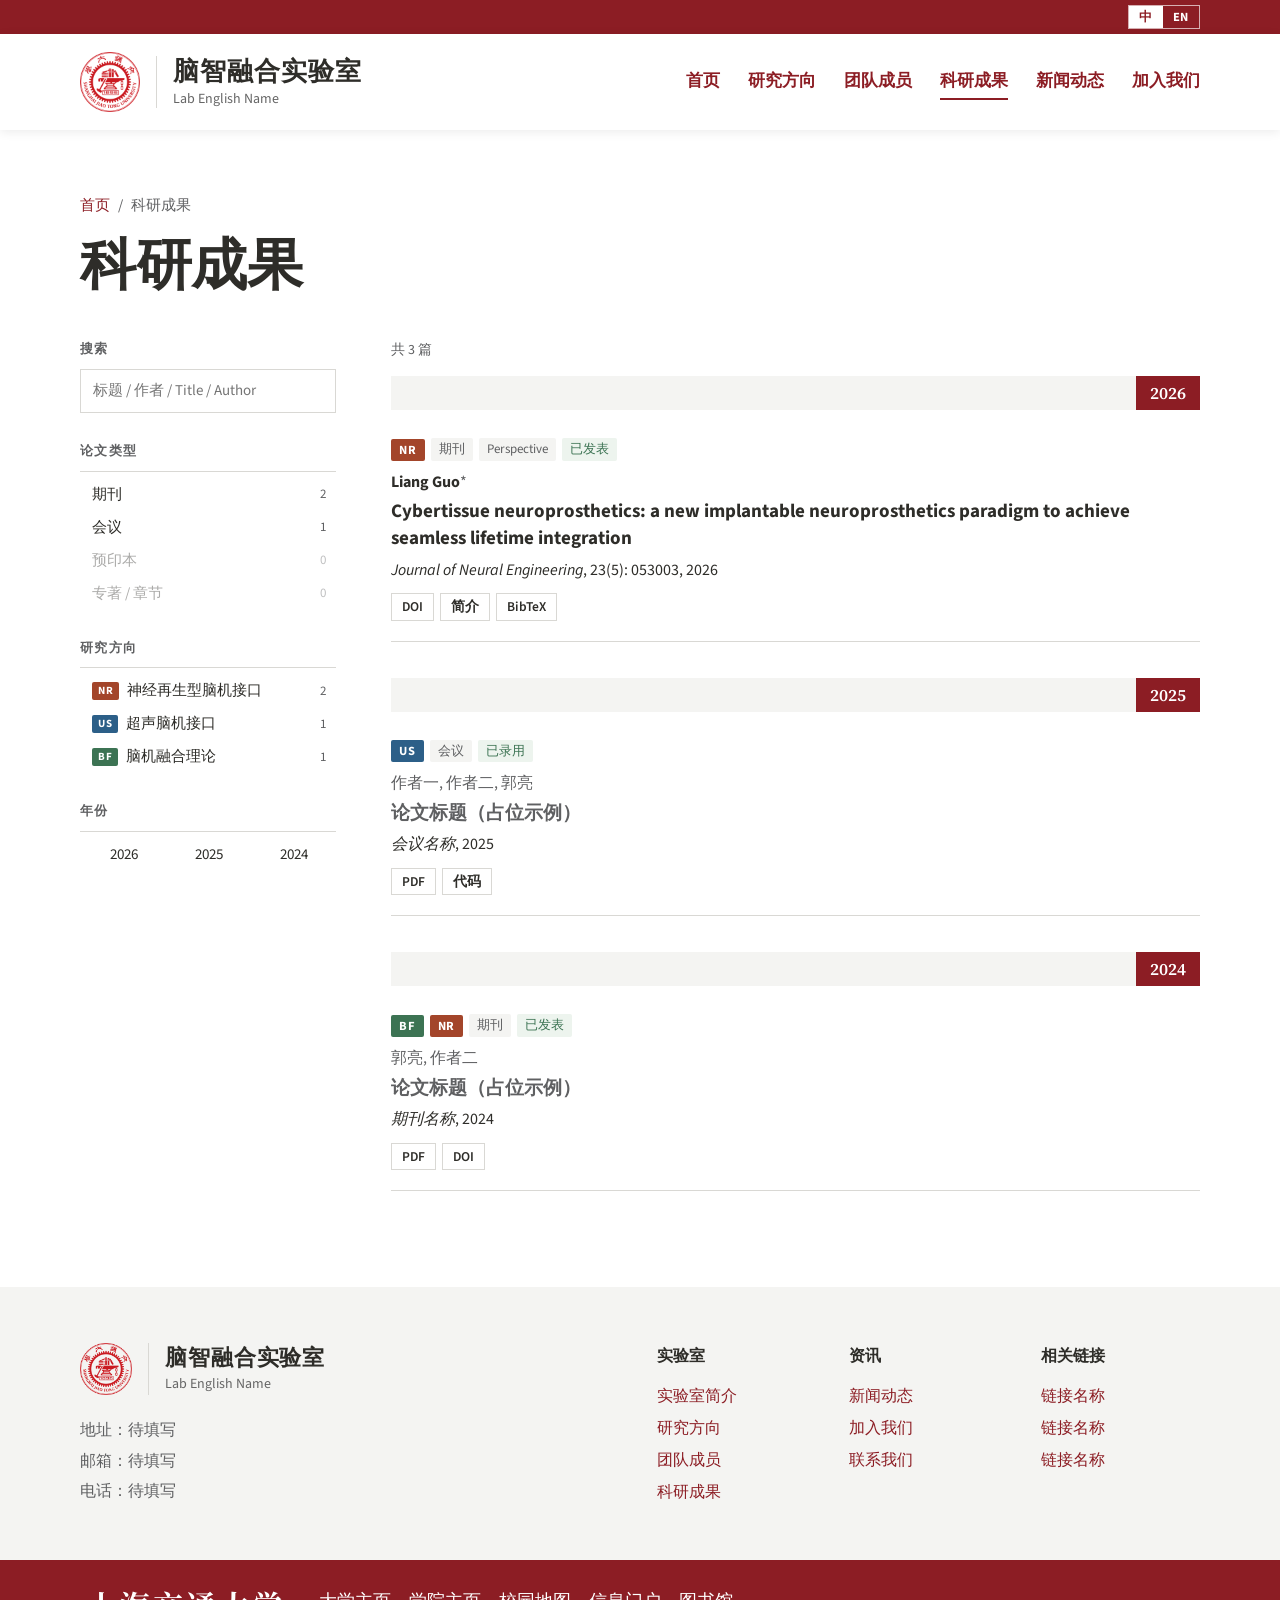
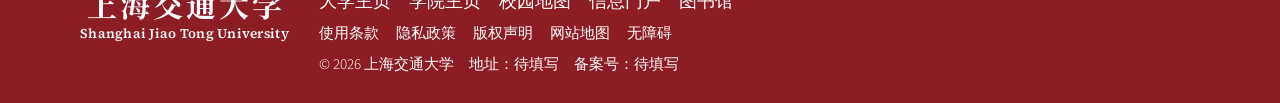
<file: publications.html>
<!DOCTYPE html>
<html lang="zh-CN" data-lang="zh">
<head>
<meta charset="utf-8">
<meta name="viewport" content="width=device-width, initial-scale=1">
<title data-zh="科研成果 · 脑智融合实验室" data-en="Publications · 脑智融合实验室">科研成果 · 脑智融合实验室</title>
<meta name="description" content="脑智融合实验室">
<script>(function(){var l='zh';try{var m=location.search.match(/[?&]lang=(zh|en)/);l=m?m[1]:(localStorage.getItem('bifl-lang')||'zh');}catch(e){}var d=document.documentElement;d.setAttribute('data-lang',l);d.lang=l==='en'?'en':'zh-CN';})();</script>
<!-- 国内访问：把下面的 googleapis.com / gstatic.com 换成 googleapis.cn / gstatic.cn -->
<link rel="preconnect" href="https://fonts.googleapis.com">
<link rel="preconnect" href="https://fonts.gstatic.com" crossorigin>
<link rel="stylesheet" href="https://fonts.googleapis.com/css2?family=Noto+Serif+SC:wght@600;700&family=Source+Sans+3:ital,wght@0,300;0,400;0,600;0,700;1,400&family=Source+Serif+4:opsz,wght@8..60,600&display=swap">
<link rel="stylesheet" href="css/style.css">
</head>
<body data-page="pubs">
<a class="skip" href="#main"><span class="zh">跳到正文</span><span class="en">Skip to content</span></a>

<!-- ===== HEADER START ===== -->
<div class="topbar">
  <div class="wrap">
    <button class="lang-switch" type="button" aria-label="切换语言 / Switch language">
      <span data-v="zh">中</span><span data-v="en">EN</span>
    </button>
  </div>
</div>

<header class="site-header">
  <div class="wrap">
    <a class="brand" href="index.html" aria-label="脑智融合实验室 首页 / Home">
      <img class="brand-emblem" src="images/sjtu-emblem.png" alt="上海交通大学校徽" width="60" height="60">
      <span class="brand-text">
        <span class="brand-name">脑智融合实验室</span>
        <span class="brand-sub">Lab English Name</span>
      </span>
    </a>
    <button class="nav-toggle" type="button" aria-expanded="false" aria-controls="site-nav"><span class="zh">菜单</span><span class="en">Menu</span><i></i></button>
    <nav class="nav" id="site-nav">
      <ul>
        <li data-nav="home"><a href="index.html"><span class="zh">首页</span><span class="en">Home</span></a></li>
        <li data-nav="research"><a href="research.html"><span class="zh">研究方向</span><span class="en">Research</span></a></li>
        <li data-nav="people"><a href="people.html"><span class="zh">团队成员</span><span class="en">People</span></a></li>
        <li data-nav="pubs"><a href="publications.html"><span class="zh">科研成果</span><span class="en">Publications</span></a></li>
        <li data-nav="news"><a href="list.html"><span class="zh">新闻动态</span><span class="en">News</span></a></li>
        <li data-nav="join"><a href="join.html"><span class="zh">加入我们</span><span class="en">Join Us</span></a></li>
      </ul>
    </nav>
  </div>
</header>
<!-- ===== HEADER END ===== -->

<main id="main">
  <div class="page-head">
    <div class="wrap">
      <nav class="crumbs" aria-label="breadcrumb"><a href="index.html"><span class="zh">首页</span><span class="en">Home</span></a><span aria-hidden="true">/</span><span><span class="zh">科研成果</span><span class="en">Publications</span></span></nav>
      <h1 class="title"><span class="zh">科研成果</span><span class="en">Publications</span></h1>
    </div>
  </div>

  <div class="wrap pubs-layout" data-pubs>
    <!-- 左侧筛选：类型 / 研究方向 / 年份。年份按下方论文自动生成，数量自动统计 -->
    <aside class="pub-side">
      <label class="pub-search"><span class="zh">搜索</span><span class="en">Search</span>
        <input type="search" placeholder="标题 / 作者 / Title / Author" data-q>
      </label>
      <div class="pf-group">
        <h4><span class="zh">论文类型</span><span class="en">Type</span></h4>
        <ul data-filter="type">
          <li><button type="button" data-v="journal"><span class="zh">期刊</span><span class="en">Journal</span></button></li>
          <li><button type="button" data-v="conference"><span class="zh">会议</span><span class="en">Conference</span></button></li>
          <li><button type="button" data-v="preprint"><span class="zh">预印本</span><span class="en">Preprint</span></button></li>
          <li><button type="button" data-v="book"><span class="zh">专著 / 章节</span><span class="en">Book / Chapter</span></button></li>
        </ul>
      </div>
      <div class="pf-group">
        <h4><span class="zh">研究方向</span><span class="en">Direction</span></h4>
        <ul data-filter="dir">
          <li><button type="button" data-v="nr"><span class="tag tag-nr">NR</span><span class="zh">神经再生型脑机接口</span><span class="en">Neuroregenerative BCI</span></button></li>
          <li><button type="button" data-v="us"><span class="tag tag-us">US</span><span class="zh">超声脑机接口</span><span class="en">Ultrasound BCI</span></button></li>
          <li><button type="button" data-v="bf"><span class="tag tag-bf">BF</span><span class="zh">脑机融合理论</span><span class="en">Brain–machine fusion</span></button></li>
        </ul>
      </div>
      <div class="pf-group">
        <h4><span class="zh">年份</span><span class="en">Year</span></h4>
        <ul data-filter="year" class="pf-years"></ul>
      </div>
      <button type="button" class="pf-clear" data-clear hidden><span class="zh">清除筛选</span><span class="en">Clear filters</span></button>
    </aside>

    <div class="pub-main">
      <p class="pub-count" aria-live="polite"></p>

      <!-- 论文条目：按年份放进对应的 <section class="pub-year">，没有的年份复制一段。
           data-type：journal / conference / preprint / book
           data-dir：方向代号，多个用空格隔开（nr / us / bf）
           摘要和 BibTeX 不需要就删掉对应按钮和 .pub-more -->
      <section class="pub-year" data-year="2026">
        <h2 class="year-bar"><span>2026</span></h2>
        <ol class="pub-list">
          <li class="pub" data-type="journal" data-dir="nr">
            <div class="pub-tags"><span class="tag tag-nr">NR</span><span class="pill"><span class="zh">期刊</span><span class="en">Journal</span></span><span class="pill">Perspective</span><span class="pill pill-ok"><span class="zh">已发表</span><span class="en">Published</span></span></div>
            <p class="pub-authors"><b>Liang Guo</b>*</p>
            <h3 class="pub-title"><a href="https://doi.org/10.1088/1741-2552/aeb442" target="_blank" rel="noopener">Cybertissue neuroprosthetics: a new implantable neuroprosthetics paradigm to achieve seamless lifetime integration</a></h3>
            <p class="pub-venue"><i>Journal of Neural Engineering</i>, 23(5): 053003, 2026</p>
            <div class="pub-links">
              <a class="pl" href="https://doi.org/10.1088/1741-2552/aeb442" target="_blank" rel="noopener">DOI</a>
              <button class="pl" type="button" data-more="abs"><span class="zh">简介</span><span class="en">Summary</span></button>
              <button class="pl" type="button" data-more="bib">BibTeX</button>
            </div>
            <div class="pub-more" data-panel="abs"><div><div class="pm-box">
              <p><span class="zh">传统电极式神经接口长期植入后，会因慢性异物反应和纤维包裹而信号衰减，这是植入式神经假体难以终身使用的根本障碍。本文提出“赛博组织神经假体”范式：把植入体本身设计成一种功能组织，以活细胞为主体，辅以极少量纳米电子、纳米材料或基因修饰，使其在结构和功能上与宿主神经系统融为一体，从而实现长期稳定的神经调控与信息交换。文章梳理了这一方向下的新兴研究，并讨论从工程化赛博细胞到可移植活体器件的机遇。</span><span class="en">Electrode-based neural interfaces lose signal over time to chronic foreign-body reactions and fibrotic encapsulation, a fundamental obstacle to lifelong implants. This perspective proposes cybertissue neuroprosthetics: designing the implant itself as a functional tissue made mainly of living cells, optionally with minimal nanoelectronics, nanomaterials or genetic modification, so that it integrates structurally and functionally with the host nervous system for stable long-term neuromodulation and information exchange. It brings together emerging work under this umbrella and discusses opportunities from engineered cybercells to transplantable living devices.</span></p>
              <p class="pm-keys"><b><span class="zh">关键词</span><span class="en">Keywords</span></b> cybertissue · living neural implant · neural interface · neuromodulation · seamless integration · tissue engineering</p>
            </div></div></div>
            <div class="pub-more" data-panel="bib"><div><div class="pm-box">
<pre>@article{guo2026cybertissue,
  author  = {Guo, Liang},
  title   = {Cybertissue neuroprosthetics: a new implantable
             neuroprosthetics paradigm to achieve seamless
             lifetime integration},
  journal = {Journal of Neural Engineering},
  volume  = {23},
  number  = {5},
  pages   = {053003},
  year    = {2026},
  doi     = {10.1088/1741-2552/aeb442}
}</pre>
              <button class="pl" type="button" data-copy><span class="zh">复制</span><span class="en">Copy</span></button>
            </div></div></div>
          </li>
        </ol>
      </section>

      <!-- 以下两条是占位，用来演示筛选效果，上线前删除 -->
      <section class="pub-year" data-year="2025">
        <h2 class="year-bar"><span>2025</span></h2>
        <ol class="pub-list">
          <li class="pub is-ph" data-type="conference" data-dir="us">
            <div class="pub-tags"><span class="tag tag-us">US</span><span class="pill"><span class="zh">会议</span><span class="en">Conference</span></span><span class="pill pill-ok"><span class="zh">已录用</span><span class="en">Accepted</span></span></div>
            <p class="pub-authors"><span class="zh">作者一, 作者二, 郭亮</span><span class="en">Author A, Author B, Liang Guo</span></p>
            <h3 class="pub-title"><a href="#"><span class="zh">论文标题（占位示例）</span><span class="en">Paper title (placeholder)</span></a></h3>
            <p class="pub-venue"><i><span class="zh">会议名称</span><span class="en">Conference name</span></i>, 2025</p>
            <div class="pub-links"><a class="pl" href="#">PDF</a><a class="pl" href="#"><span class="zh">代码</span><span class="en">Code</span></a></div>
          </li>
        </ol>
      </section>

      <section class="pub-year" data-year="2024">
        <h2 class="year-bar"><span>2024</span></h2>
        <ol class="pub-list">
          <li class="pub is-ph" data-type="journal" data-dir="bf nr">
            <div class="pub-tags"><span class="tag tag-bf">BF</span><span class="tag tag-nr">NR</span><span class="pill"><span class="zh">期刊</span><span class="en">Journal</span></span><span class="pill pill-ok"><span class="zh">已发表</span><span class="en">Published</span></span></div>
            <p class="pub-authors"><span class="zh">郭亮, 作者二</span><span class="en">Liang Guo, Author B</span></p>
            <h3 class="pub-title"><a href="#"><span class="zh">论文标题（占位示例）</span><span class="en">Paper title (placeholder)</span></a></h3>
            <p class="pub-venue"><i><span class="zh">期刊名称</span><span class="en">Journal name</span></i>, 2024</p>
            <div class="pub-links"><a class="pl" href="#">PDF</a><a class="pl" href="#">DOI</a></div>
          </li>
        </ol>
      </section>

      <p class="pub-empty" hidden><span class="zh">该筛选条件下暂无论文。</span><span class="en">No publications match these filters.</span></p>
    </div>
  </div>
</main>

<!-- ===== FOOTER START ===== -->
<!-- 实验室页脚 -->
<footer class="site-footer" id="contact">
  <div class="wrap footer-top">
    <div class="footer-brand">
      <a class="brand" href="index.html">
        <img class="brand-emblem" src="images/sjtu-emblem.png" alt="上海交通大学校徽" width="52" height="52">
        <span class="brand-text">
          <span class="brand-name">脑智融合实验室</span>
          <span class="brand-sub">Lab English Name</span>
        </span>
      </a>
      <address>
        <span class="zh">地址：待填写</span><span class="en">Address: to be added</span><br>
        <span class="zh">邮箱：待填写</span><span class="en">Email: to be added</span><br>
        <span class="zh">电话：待填写</span><span class="en">Tel: to be added</span>
      </address>
    </div>
    <nav class="footer-col" aria-label="Lab">
      <h4><span class="zh">实验室</span><span class="en">Lab</span></h4>
      <ul>
        <li><a href="index.html#about"><span class="zh">实验室简介</span><span class="en">About</span></a></li>
        <li><a href="research.html"><span class="zh">研究方向</span><span class="en">Research</span></a></li>
        <li><a href="people.html"><span class="zh">团队成员</span><span class="en">People</span></a></li>
        <li><a href="publications.html"><span class="zh">科研成果</span><span class="en">Publications</span></a></li>
      </ul>
    </nav>
    <nav class="footer-col" aria-label="News">
      <h4><span class="zh">资讯</span><span class="en">News</span></h4>
      <ul>
        <li><a href="list.html"><span class="zh">新闻动态</span><span class="en">News</span></a></li>
        <li><a href="join.html"><span class="zh">加入我们</span><span class="en">Join Us</span></a></li>
        <li><a href="#contact"><span class="zh">联系我们</span><span class="en">Contact</span></a></li>
      </ul>
    </nav>
    <nav class="footer-col" aria-label="Links">
      <h4><span class="zh">相关链接</span><span class="en">Links</span></h4>
      <ul>
        <li><a href="#"><span class="zh">链接名称</span><span class="en">Link</span></a></li>
        <li><a href="#"><span class="zh">链接名称</span><span class="en">Link</span></a></li>
        <li><a href="#"><span class="zh">链接名称</span><span class="en">Link</span></a></li>
      </ul>
    </nav>
  </div>
</footer>

<!-- 学校页脚：左侧校名也可换成学校标识图片（在 .univ-wordmark 里放 <img>） -->
<footer class="global-footer" aria-label="University">
  <div class="wrap gf-inner">
    <a class="univ-wordmark" href="#">
      <span class="uw-zh">上海交通大学</span>
      <span class="uw-en">Shanghai Jiao Tong University</span>
    </a>
    <div class="gf-menu">
      <ul class="gf-primary">
        <li><a href="#"><span class="zh">大学主页</span><span class="en">University Home</span></a></li>
        <li><a href="#"><span class="zh">学院主页</span><span class="en">School Home</span></a></li>
        <li><a href="#"><span class="zh">校园地图</span><span class="en">Campus Map</span></a></li>
        <li><a href="#"><span class="zh">信息门户</span><span class="en">Portal</span></a></li>
        <li><a href="#"><span class="zh">图书馆</span><span class="en">Library</span></a></li>
      </ul>
      <ul class="gf-secondary">
        <li><a href="#"><span class="zh">使用条款</span><span class="en">Terms of Use</span></a></li>
        <li><a href="#"><span class="zh">隐私政策</span><span class="en">Privacy</span></a></li>
        <li><a href="#"><span class="zh">版权声明</span><span class="en">Copyright</span></a></li>
        <li><a href="#"><span class="zh">网站地图</span><span class="en">Site Map</span></a></li>
        <li><a href="#"><span class="zh">无障碍</span><span class="en">Accessibility</span></a></li>
      </ul>
      <p class="gf-copy"><span class="zh">© 2026 上海交通大学　地址：待填写　备案号：待填写</span><span class="en">© 2026 Shanghai Jiao Tong University · Address: to be added · ICP: to be added</span></p>
    </div>
  </div>
</footer>

<a class="to-top" href="#main" aria-label="返回顶部 / Back to top">
  <span class="hex"><svg viewBox="0 0 16 16" width="16" height="16" aria-hidden="true"><path d="M3 2.25h10M8 14V5.5M4 9.25l4-4 4 4" fill="none" stroke="currentColor" stroke-width="1.7" stroke-linecap="round" stroke-linejoin="round"/></svg></span>
</a>
<script src="js/main.js"></script>
<!-- ===== FOOTER END ===== -->
</body>
</html>
</file>
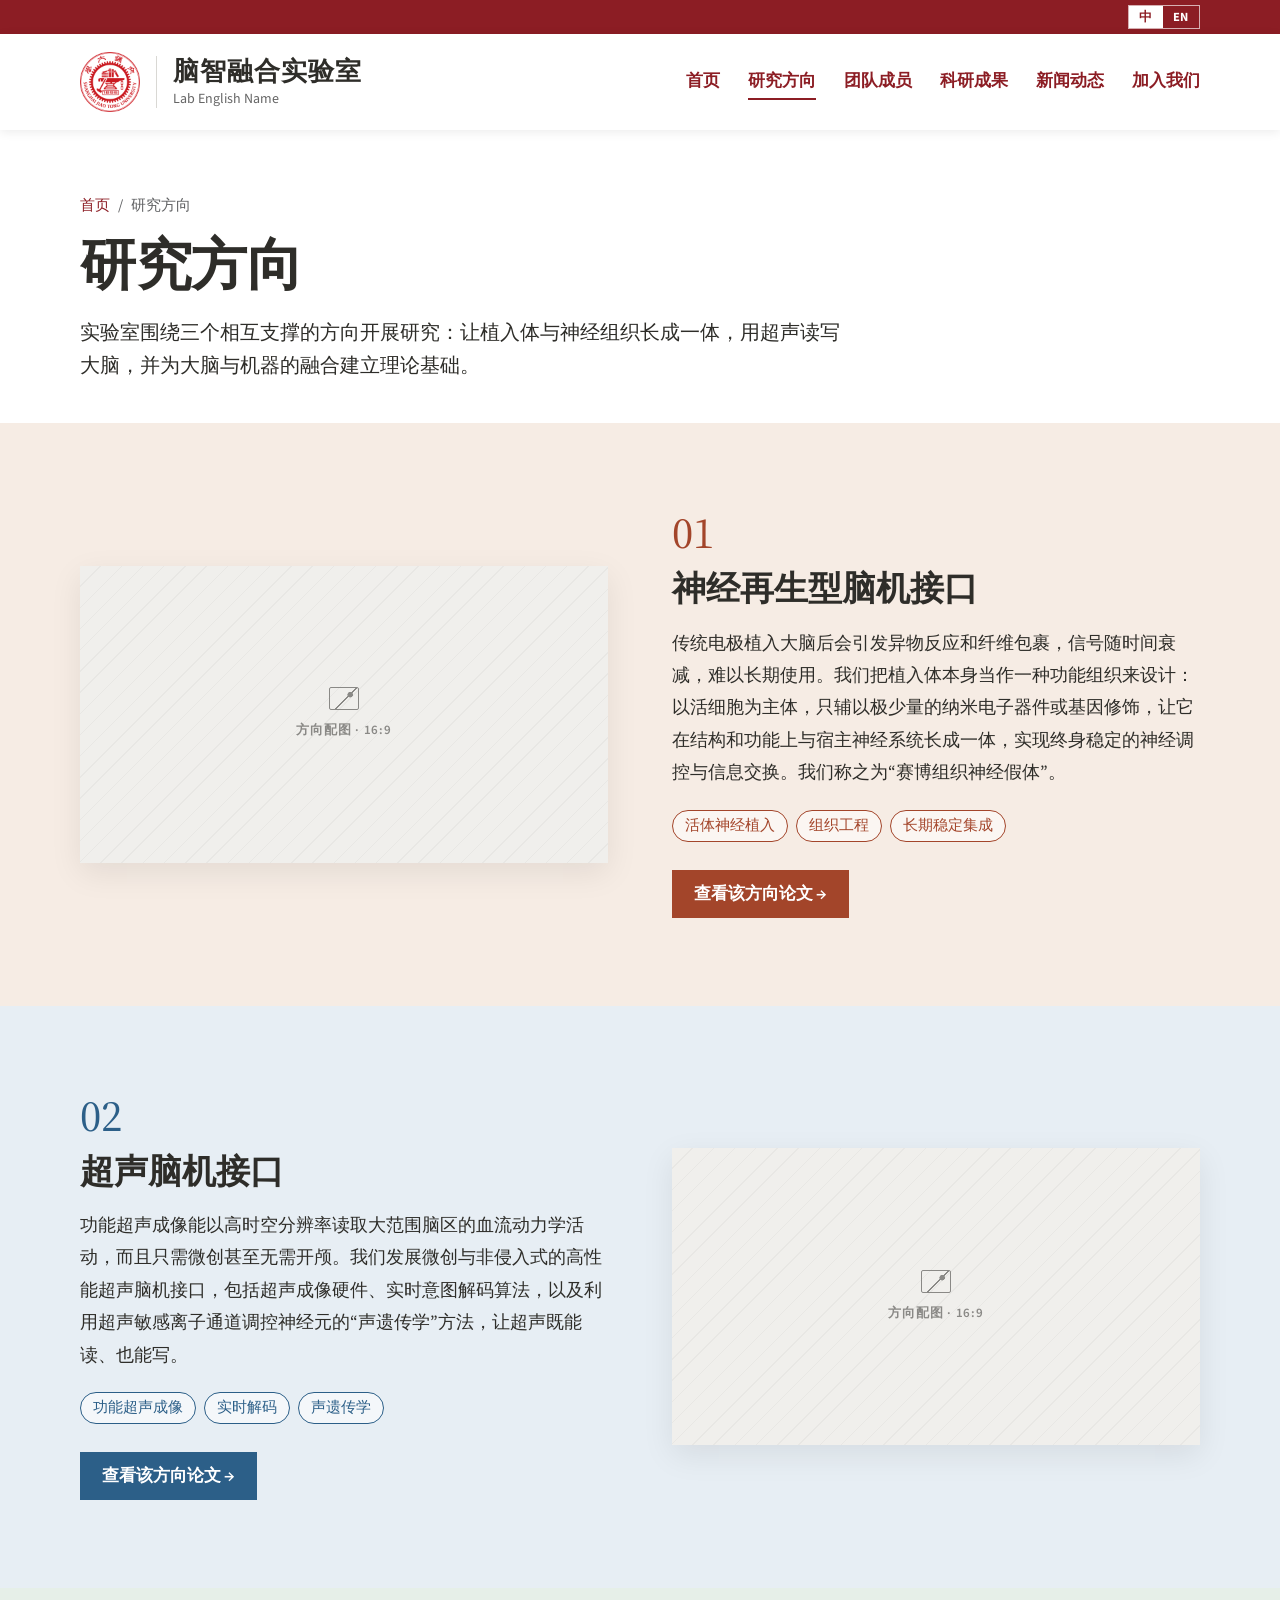
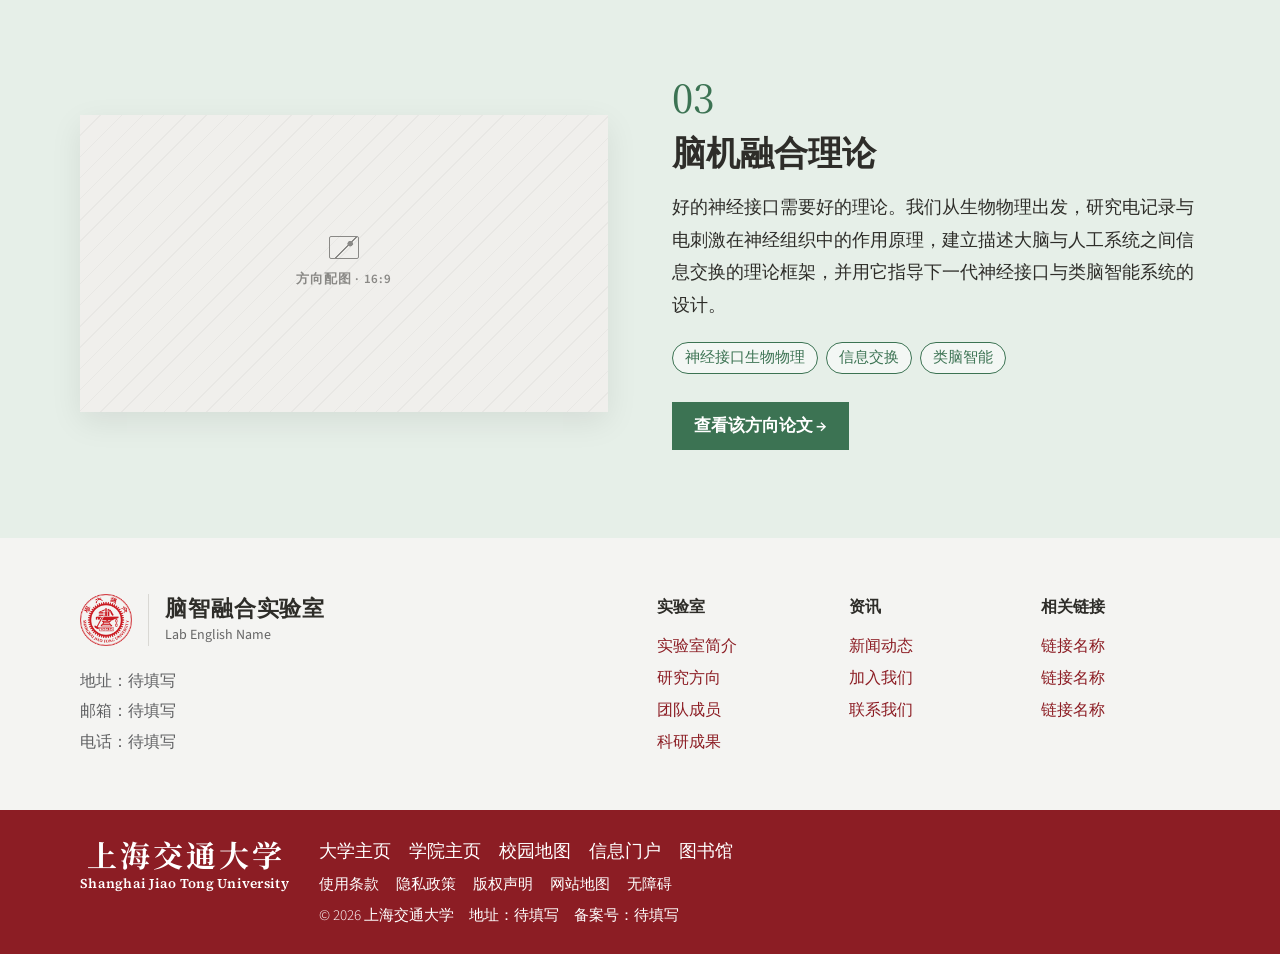
<file: research.html>
<!DOCTYPE html>
<html lang="zh-CN" data-lang="zh">
<head>
<meta charset="utf-8">
<meta name="viewport" content="width=device-width, initial-scale=1">
<title data-zh="研究方向 · 脑智融合实验室" data-en="Research · 脑智融合实验室">研究方向 · 脑智融合实验室</title>
<meta name="description" content="脑智融合实验室">
<script>(function(){var l='zh';try{var m=location.search.match(/[?&]lang=(zh|en)/);l=m?m[1]:(localStorage.getItem('bifl-lang')||'zh');}catch(e){}var d=document.documentElement;d.setAttribute('data-lang',l);d.lang=l==='en'?'en':'zh-CN';})();</script>
<!-- 国内访问：把下面的 googleapis.com / gstatic.com 换成 googleapis.cn / gstatic.cn -->
<link rel="preconnect" href="https://fonts.googleapis.com">
<link rel="preconnect" href="https://fonts.gstatic.com" crossorigin>
<link rel="stylesheet" href="https://fonts.googleapis.com/css2?family=Noto+Serif+SC:wght@600;700&family=Source+Sans+3:ital,wght@0,300;0,400;0,600;0,700;1,400&family=Source+Serif+4:opsz,wght@8..60,600&display=swap">
<link rel="stylesheet" href="css/style.css">
</head>
<body data-page="research">
<a class="skip" href="#main"><span class="zh">跳到正文</span><span class="en">Skip to content</span></a>

<!-- ===== HEADER START ===== -->
<div class="topbar">
  <div class="wrap">
    <button class="lang-switch" type="button" aria-label="切换语言 / Switch language">
      <span data-v="zh">中</span><span data-v="en">EN</span>
    </button>
  </div>
</div>

<header class="site-header">
  <div class="wrap">
    <a class="brand" href="index.html" aria-label="脑智融合实验室 首页 / Home">
      <img class="brand-emblem" src="images/sjtu-emblem.png" alt="上海交通大学校徽" width="60" height="60">
      <span class="brand-text">
        <span class="brand-name">脑智融合实验室</span>
        <span class="brand-sub">Lab English Name</span>
      </span>
    </a>
    <button class="nav-toggle" type="button" aria-expanded="false" aria-controls="site-nav"><span class="zh">菜单</span><span class="en">Menu</span><i></i></button>
    <nav class="nav" id="site-nav">
      <ul>
        <li data-nav="home"><a href="index.html"><span class="zh">首页</span><span class="en">Home</span></a></li>
        <li data-nav="research"><a href="research.html"><span class="zh">研究方向</span><span class="en">Research</span></a></li>
        <li data-nav="people"><a href="people.html"><span class="zh">团队成员</span><span class="en">People</span></a></li>
        <li data-nav="pubs"><a href="publications.html"><span class="zh">科研成果</span><span class="en">Publications</span></a></li>
        <li data-nav="news"><a href="list.html"><span class="zh">新闻动态</span><span class="en">News</span></a></li>
        <li data-nav="join"><a href="join.html"><span class="zh">加入我们</span><span class="en">Join Us</span></a></li>
      </ul>
    </nav>
  </div>
</header>
<!-- ===== HEADER END ===== -->

<main id="main">
  <div class="page-head">
    <div class="wrap">
      <nav class="crumbs" aria-label="breadcrumb"><a href="index.html"><span class="zh">首页</span><span class="en">Home</span></a><span aria-hidden="true">/</span><span><span class="zh">研究方向</span><span class="en">Research</span></span></nav>
      <h1 class="title"><span class="zh">研究方向</span><span class="en">Research</span></h1>
      <p class="lead"><span class="zh">实验室围绕三个相互支撑的方向开展研究：让植入体与神经组织长成一体，用超声读写大脑，并为大脑与机器的融合建立理论基础。</span><span class="en">Our work follows three directions that support one another: implants that grow into neural tissue, ultrasound that reads from and writes to the brain, and a theoretical basis for fusing brains with machines.</span></p>
    </div>
  </div>

  <!-- 每个方向一块：.dir-1 / .dir-2 / .dir-3 决定底色（颜色在 css 的 --dir-* 变量里改）。
       按钮链接 publications.html#dir=代号，跳到论文页并自动筛选该方向；代号要和论文条目的 data-dir 一致 -->
  <section class="dir dir-1" id="nr">
    <div class="wrap dir-inner">
      <div class="media r-16x9"><span class="media-label"><span class="zh">方向配图 · 16:9</span><span class="en">Image · 16:9</span></span></div>
      <div class="dir-text">
        <p class="dir-no">01</p>
        <h2><span class="zh">神经再生型脑机接口</span><span class="en">Neuroregenerative Brain–Computer Interfaces</span></h2>
        <p><span class="zh">传统电极植入大脑后会引发异物反应和纤维包裹，信号随时间衰减，难以长期使用。我们把植入体本身当作一种功能组织来设计：以活细胞为主体，只辅以极少量的纳米电子器件或基因修饰，让它在结构和功能上与宿主神经系统长成一体，实现终身稳定的神经调控与信息交换。我们称之为“赛博组织神经假体”。</span><span class="en">Conventional electrodes trigger foreign-body reactions and fibrotic encapsulation, so their signals fade over time. We design the implant itself as a functional tissue — built mainly from living cells, with only minimal nanoelectronics or genetic modification — so that it integrates structurally and functionally with the host nervous system and supports stable neuromodulation and information exchange for a lifetime. We call this approach cybertissue neuroprosthetics.</span></p>
        <ul class="dir-keys"><li><span class="zh">活体神经植入</span><span class="en">Living neural implants</span></li><li><span class="zh">组织工程</span><span class="en">Tissue engineering</span></li><li><span class="zh">长期稳定集成</span><span class="en">Lifetime integration</span></li></ul>
        <a class="btn dir-btn" href="publications.html#dir=nr"><span class="zh">查看该方向论文</span><span class="en">See publications</span></a>
      </div>
    </div>
  </section>

  <section class="dir dir-2" id="us">
    <div class="wrap dir-inner">
      <div class="media r-16x9"><span class="media-label"><span class="zh">方向配图 · 16:9</span><span class="en">Image · 16:9</span></span></div>
      <div class="dir-text">
        <p class="dir-no">02</p>
        <h2><span class="zh">超声脑机接口</span><span class="en">Ultrasound Brain–Computer Interfaces</span></h2>
        <p><span class="zh">功能超声成像能以高时空分辨率读取大范围脑区的血流动力学活动，而且只需微创甚至无需开颅。我们发展微创与非侵入式的高性能超声脑机接口，包括超声成像硬件、实时意图解码算法，以及利用超声敏感离子通道调控神经元的“声遗传学”方法，让超声既能读、也能写。</span><span class="en">Functional ultrasound imaging reads haemodynamic activity across large brain regions with high spatial and temporal resolution, through minimally invasive or even non-invasive access. We build high-performance ultrasound brain–computer interfaces: imaging hardware, real-time intention decoding, and acoustogenetics, which controls neurons through ultrasound-sensitive ion channels — so ultrasound can both read and write.</span></p>
        <ul class="dir-keys"><li><span class="zh">功能超声成像</span><span class="en">Functional ultrasound</span></li><li><span class="zh">实时解码</span><span class="en">Real-time decoding</span></li><li><span class="zh">声遗传学</span><span class="en">Acoustogenetics</span></li></ul>
        <a class="btn dir-btn" href="publications.html#dir=us"><span class="zh">查看该方向论文</span><span class="en">See publications</span></a>
      </div>
    </div>
  </section>

  <section class="dir dir-3" id="bf">
    <div class="wrap dir-inner">
      <div class="media r-16x9"><span class="media-label"><span class="zh">方向配图 · 16:9</span><span class="en">Image · 16:9</span></span></div>
      <div class="dir-text">
        <p class="dir-no">03</p>
        <h2><span class="zh">脑机融合理论</span><span class="en">Theory of Brain–Machine Fusion</span></h2>
        <p><span class="zh">好的神经接口需要好的理论。我们从生物物理出发，研究电记录与电刺激在神经组织中的作用原理，建立描述大脑与人工系统之间信息交换的理论框架，并用它指导下一代神经接口与类脑智能系统的设计。</span><span class="en">Good neural interfaces need good theory. Starting from biophysics, we study how electrical recording and stimulation act in neural tissue, build a theoretical framework for information exchange between brains and artificial systems, and use it to guide the design of next-generation neural interfaces and brain-inspired intelligence.</span></p>
        <ul class="dir-keys"><li><span class="zh">神经接口生物物理</span><span class="en">Neural-interface biophysics</span></li><li><span class="zh">信息交换</span><span class="en">Information exchange</span></li><li><span class="zh">类脑智能</span><span class="en">Brain-inspired AI</span></li></ul>
        <a class="btn dir-btn" href="publications.html#dir=bf"><span class="zh">查看该方向论文</span><span class="en">See publications</span></a>
      </div>
    </div>
  </section>
</main>

<!-- ===== FOOTER START ===== -->
<!-- 实验室页脚 -->
<footer class="site-footer" id="contact">
  <div class="wrap footer-top">
    <div class="footer-brand">
      <a class="brand" href="index.html">
        <img class="brand-emblem" src="images/sjtu-emblem.png" alt="上海交通大学校徽" width="52" height="52">
        <span class="brand-text">
          <span class="brand-name">脑智融合实验室</span>
          <span class="brand-sub">Lab English Name</span>
        </span>
      </a>
      <address>
        <span class="zh">地址：待填写</span><span class="en">Address: to be added</span><br>
        <span class="zh">邮箱：待填写</span><span class="en">Email: to be added</span><br>
        <span class="zh">电话：待填写</span><span class="en">Tel: to be added</span>
      </address>
    </div>
    <nav class="footer-col" aria-label="Lab">
      <h4><span class="zh">实验室</span><span class="en">Lab</span></h4>
      <ul>
        <li><a href="index.html#about"><span class="zh">实验室简介</span><span class="en">About</span></a></li>
        <li><a href="research.html"><span class="zh">研究方向</span><span class="en">Research</span></a></li>
        <li><a href="people.html"><span class="zh">团队成员</span><span class="en">People</span></a></li>
        <li><a href="publications.html"><span class="zh">科研成果</span><span class="en">Publications</span></a></li>
      </ul>
    </nav>
    <nav class="footer-col" aria-label="News">
      <h4><span class="zh">资讯</span><span class="en">News</span></h4>
      <ul>
        <li><a href="list.html"><span class="zh">新闻动态</span><span class="en">News</span></a></li>
        <li><a href="join.html"><span class="zh">加入我们</span><span class="en">Join Us</span></a></li>
        <li><a href="#contact"><span class="zh">联系我们</span><span class="en">Contact</span></a></li>
      </ul>
    </nav>
    <nav class="footer-col" aria-label="Links">
      <h4><span class="zh">相关链接</span><span class="en">Links</span></h4>
      <ul>
        <li><a href="#"><span class="zh">链接名称</span><span class="en">Link</span></a></li>
        <li><a href="#"><span class="zh">链接名称</span><span class="en">Link</span></a></li>
        <li><a href="#"><span class="zh">链接名称</span><span class="en">Link</span></a></li>
      </ul>
    </nav>
  </div>
</footer>

<!-- 学校页脚：左侧校名也可换成学校标识图片（在 .univ-wordmark 里放 <img>） -->
<footer class="global-footer" aria-label="University">
  <div class="wrap gf-inner">
    <a class="univ-wordmark" href="#">
      <span class="uw-zh">上海交通大学</span>
      <span class="uw-en">Shanghai Jiao Tong University</span>
    </a>
    <div class="gf-menu">
      <ul class="gf-primary">
        <li><a href="#"><span class="zh">大学主页</span><span class="en">University Home</span></a></li>
        <li><a href="#"><span class="zh">学院主页</span><span class="en">School Home</span></a></li>
        <li><a href="#"><span class="zh">校园地图</span><span class="en">Campus Map</span></a></li>
        <li><a href="#"><span class="zh">信息门户</span><span class="en">Portal</span></a></li>
        <li><a href="#"><span class="zh">图书馆</span><span class="en">Library</span></a></li>
      </ul>
      <ul class="gf-secondary">
        <li><a href="#"><span class="zh">使用条款</span><span class="en">Terms of Use</span></a></li>
        <li><a href="#"><span class="zh">隐私政策</span><span class="en">Privacy</span></a></li>
        <li><a href="#"><span class="zh">版权声明</span><span class="en">Copyright</span></a></li>
        <li><a href="#"><span class="zh">网站地图</span><span class="en">Site Map</span></a></li>
        <li><a href="#"><span class="zh">无障碍</span><span class="en">Accessibility</span></a></li>
      </ul>
      <p class="gf-copy"><span class="zh">© 2026 上海交通大学　地址：待填写　备案号：待填写</span><span class="en">© 2026 Shanghai Jiao Tong University · Address: to be added · ICP: to be added</span></p>
    </div>
  </div>
</footer>

<a class="to-top" href="#main" aria-label="返回顶部 / Back to top">
  <span class="hex"><svg viewBox="0 0 16 16" width="16" height="16" aria-hidden="true"><path d="M3 2.25h10M8 14V5.5M4 9.25l4-4 4 4" fill="none" stroke="currentColor" stroke-width="1.7" stroke-linecap="round" stroke-linejoin="round"/></svg></span>
</a>
<script src="js/main.js"></script>
<!-- ===== FOOTER END ===== -->
</body>
</html>
</file>
<file: css/style.css>
/* =========================================================
   脑智融合实验室 · 简约版
   全站样式 / Site stylesheet
   ---------------------------------------------------------
   改主色：修改 :root 里的 --accent / --accent-dark
   字体：国内访问时把 HTML 里的 fonts.googleapis.com
        换成 fonts.googleapis.cn
   ========================================================= */

:root {
  --text: #2e2d29;
  --muted: #5f6062;
  --rule: #d9d8d4;
  --bg: #ffffff;
  --soft: #f4f4f2;
  --accent: #8c1d24;
  --accent-dark: #6b141a;

  --serif-zh: "Noto Serif SC", "Songti SC", "STSong", "SimSun", serif;
  --serif-en: "Source Serif 4", Georgia, "Times New Roman", serif;
  --sans: "Source Sans 3", "PingFang SC", "Hiragino Sans GB", "Microsoft YaHei", "Noto Sans SC", system-ui, sans-serif;

  --wrap: 1200px;
  --gutter: clamp(16px, 4vw, 40px);
  --gap: clamp(20px, 2.6vw, 36px);
}

/* ---------- reset ---------- */
*, *::before, *::after { box-sizing: border-box; }
html { -webkit-text-size-adjust: 100%; }
body {
  margin: 0;
  background: var(--bg);
  color: var(--text);
  font-family: var(--sans);
  font-size: 18px;
  line-height: 1.65;
  -webkit-font-smoothing: antialiased;
}
img { display: block; max-width: 100%; height: auto; }
a { color: var(--accent); }
a:hover { color: var(--accent-dark); }
ul, ol { margin: 0; padding: 0; list-style: none; }
h1, h2, h3, h4, p, figure, blockquote, dl, dd { margin: 0; }
button { font: inherit; color: inherit; background: none; border: 0; padding: 0; cursor: pointer; }
:focus-visible { outline: 2px solid var(--accent); outline-offset: 2px; }
section[id], div[id] { scroll-margin-top: 120px; }

/* ---------- 中英切换 language switch ---------- */
html[data-lang="zh"] .en,
html[data-lang="en"] .zh { display: none !important; }

.wrap { max-width: var(--wrap); margin: 0 auto; padding: 0 var(--gutter); }
.skip { position: absolute; left: -9999px; top: 0; z-index: 100; background: var(--text); color: #fff; padding: 8px 14px; }
.skip:focus { left: 8px; top: 8px; color: #fff; }

/* =========================================================
   占位 placeholders
   图片位 .media：放入 <img src="…" alt="…"> 即自动铺满、裁切
   文字位 .ph-lines：灰色横条，换成真实文字时整段替换
   ========================================================= */
.media {
  position: relative; display: block; overflow: hidden; isolation: isolate;
  aspect-ratio: 16 / 9;
  background-color: #f0efec;
  background-image: repeating-linear-gradient(135deg, transparent 0 14px, rgba(0,0,0,.035) 14px 15px);
  color: #8a8986;
}
.media.r-21x9 { aspect-ratio: 21 / 9; }
.media.r-16x9 { aspect-ratio: 16 / 9; }
.media.r-3x2 { aspect-ratio: 3 / 2; }
.media.r-4x3 { aspect-ratio: 4 / 3; }
.media.r-4x5 { aspect-ratio: 4 / 5; }
.media.r-1x1 { aspect-ratio: 1 / 1; }
.media > img, .media > video, .media > iframe {
  position: absolute; inset: 0; z-index: 1;
  width: 100%; height: 100%; object-fit: cover; border: 0;
}
.media-label {
  position: absolute; inset: 0;
  display: flex; flex-direction: column; align-items: center; justify-content: center; gap: 10px;
  font-size: 13px; font-weight: 600; letter-spacing: .06em; text-align: center; padding: 12px;
}
.media-label::before {
  content: ""; width: 30px; height: 23px;
  border: 1.5px solid currentColor; border-radius: 2px;
  background:
    radial-gradient(circle at 72% 32%, currentColor 0 2.5px, transparent 3px),
    linear-gradient(135deg, transparent 52%, currentColor 52% 56%, transparent 56%);
}

.ph-lines { display: block; }
.ph-lines i { display: block; height: .55em; margin: .8em 0; background: #e5e4e0; border-radius: 1px; }
.ph-lines i:first-child { margin-top: .45em; }
.ph-lines i:nth-child(2) { width: 96%; }
.ph-lines i:nth-child(3) { width: 98%; }
.ph-lines i:last-child { width: 60%; }
.ph-lines i:only-child { width: 70%; }
.site-footer .ph-lines i { background: #dcdbd6; }

/* =========================================================
   顶栏 + 页头 header
   ========================================================= */
.topbar { background: var(--accent); color: #fff; font-size: 14px; }
.topbar .wrap { display: flex; align-items: center; justify-content: flex-end; min-height: 34px; gap: 16px; }
.topbar a { color: #fff; text-decoration: none; }
.topbar a:hover { color: #fff; text-decoration: underline; }
.lang-switch { display: inline-flex; border: 1px solid rgba(255,255,255,.65); font-size: 12.5px; font-weight: 700; letter-spacing: .06em; color: #fff; }
.lang-switch span { padding: 1px 10px; }
html[data-lang="zh"] .lang-switch [data-v="zh"],
html[data-lang="en"] .lang-switch [data-v="en"] { background: #fff; color: var(--accent); }

/* 页头：校徽 + 实验室名称（参考 ScaleLab / Stanford HAI） */
.site-header { position: sticky; top: 0; z-index: 40; background: #fff; box-shadow: 0 2px 10px rgba(0,0,0,.08); }
.site-header .wrap { display: flex; align-items: center; justify-content: space-between; gap: 32px; min-height: 96px; }
.brand { display: flex; align-items: center; gap: 16px; min-width: 0; color: var(--text); text-decoration: none; }
.brand:hover { color: var(--text); }
.brand-emblem { flex: none; width: 60px; height: 60px; }
.brand-text {
  display: flex; flex-direction: column; justify-content: center; gap: 3px; min-width: 0;
  min-height: 52px; padding-left: 16px; border-left: 1px solid var(--rule);
}
.brand-name { font-size: 26px; font-weight: 700; line-height: 1.2; letter-spacing: .04em; white-space: nowrap; }
.brand-sub { font-size: 14px; font-weight: 400; line-height: 1.3; color: #666; }

.nav { display: flex; align-items: center; }
.nav ul { display: flex; gap: 28px; }
.nav a {
  position: relative; display: block; padding: 6px 0;
  font-size: 17px; font-weight: 600; line-height: 1.4; text-decoration: none; white-space: nowrap;
}
.nav a::after {
  content: ""; position: absolute; left: 0; bottom: 0;
  width: 0; height: 2px; background: currentColor; transition: width .3s ease;
}
.nav a:hover::after, .nav li.current a::after { width: 100%; }

.nav-toggle { display: none; align-items: center; gap: 10px; font-size: 16px; font-weight: 600; color: var(--accent); }
.nav-toggle i, .nav-toggle i::before, .nav-toggle i::after { display: block; width: 20px; height: 2px; background: currentColor; content: ""; position: relative; transition: transform .2s; }
.nav-toggle i::before { position: absolute; top: -6px; }
.nav-toggle i::after { position: absolute; top: 6px; }
.nav-open .nav-toggle i { background: transparent; }
.nav-open .nav-toggle i::before { transform: translateY(6px) rotate(45deg); }
.nav-open .nav-toggle i::after { transform: translateY(-6px) rotate(-45deg); }

/* =========================================================
   标题区 page heading
   ========================================================= */
.page-head { padding: 64px 0 40px; }
.crumbs { display: flex; flex-wrap: wrap; gap: 8px; font-size: 15px; color: var(--muted); margin-bottom: 16px; }
.crumbs a { text-decoration: none; }
.crumbs a:hover { text-decoration: underline; }
.title { font-size: clamp(36px, 4.8vw, 56px); font-weight: 700; line-height: 1.15; letter-spacing: -.005em; }
.page-head .lead { max-width: 760px; margin-top: 18px; font-size: 20px; }
.meta-line { display: flex; flex-wrap: wrap; gap: 6px 24px; margin-top: 16px; font-size: 15px; color: var(--muted); }
.meta-line b { color: var(--text); font-weight: 600; margin-right: 6px; }

/* =========================================================
   首页区块 home blocks
   ========================================================= */
.banner { margin-bottom: 24px; }
.block { padding: 56px 0; }
.block-head { display: flex; align-items: baseline; justify-content: space-between; gap: 16px; margin-bottom: 28px; }
.h2 { font-size: clamp(26px, 3vw, 34px); font-weight: 700; line-height: 1.25; }
.arrow-link { font-size: 16px; font-weight: 600; text-decoration: none; white-space: nowrap; }
.arrow-link::after { content: " →"; }
.arrow-link:hover { text-decoration: underline; text-underline-offset: 4px; }

.split { display: grid; grid-template-columns: repeat(12, minmax(0, 1fr)); column-gap: var(--gap); }
.split > .s-head { grid-column: 1 / span 4; }
.split > .s-body { grid-column: 5 / span 8; }
.s-body > * + * { margin-top: 16px; }
.s-body .arrow-link { display: inline-block; margin-top: 20px; }

.cards { display: grid; grid-template-columns: repeat(2, minmax(0, 1fr)); gap: var(--gap); }
.card { background: #fff; border: 1px solid var(--rule); box-shadow: 0 1px 4px rgba(0,0,0,.06); }
.card .media { border-bottom: 1px solid var(--rule); }
.card-body { padding: 24px 28px 28px; }
.label { font-size: 13px; font-weight: 700; letter-spacing: .08em; text-transform: uppercase; color: var(--text); }
.card h3 { font-size: 24px; font-weight: 700; line-height: 1.3; margin: 2px 0 10px; }
.card .arrow-link { display: inline-block; margin-top: 14px; }

.rows { border-top: 1px solid var(--rule); }
.rows li { border-bottom: 1px solid var(--rule); }
.rows a { display: grid; grid-template-columns: 150px minmax(0, 1fr); gap: 24px; padding: 18px 0; color: var(--text); text-decoration: none; }
.rows time { color: var(--muted); font-size: 16px; padding-top: 1px; }
.rows .t { font-weight: 600; }
.rows a:hover .t { color: var(--accent); text-decoration: underline; text-underline-offset: 3px; }

.pubs { border-top: 1px solid var(--rule); }
.pubs li { padding: 20px 0; border-bottom: 1px solid var(--rule); }
.pubs .t { font-weight: 600; }
.pubs .m { font-size: 16px; color: var(--muted); margin-top: 4px; }

.mt { display: grid; grid-template-columns: repeat(2, minmax(0, 1fr)); gap: var(--gap); align-items: center; }
.mt-text > * + * { margin-top: 16px; }
.mt-text .btn { margin-top: 24px; }

.callout { border: 1px solid var(--rule); box-shadow: 0 2px 6px rgba(0,0,0,.07); padding: 36px 40px; display: grid; grid-template-columns: repeat(12, minmax(0, 1fr)); column-gap: var(--gap); align-items: center; }
.callout .c-text { grid-column: 1 / span 8; }
.callout .c-text .ph-lines { margin-top: 10px; }
.callout .c-act { grid-column: 10 / span 3; justify-self: end; }

.btn { display: inline-block; background: var(--accent); color: #fff; padding: 10px 22px; font-size: 17px; font-weight: 600; text-decoration: none; }
.btn:hover { background: var(--accent-dark); color: #fff; }

/* =========================================================
   内页布局 inner layout: 左侧二级导航 + 正文
   ========================================================= */
.layout { display: grid; grid-template-columns: repeat(12, minmax(0, 1fr)); column-gap: var(--gap); padding-bottom: 96px; }
.side { grid-column: 1 / span 3; }
.content { grid-column: 4 / span 9; padding-left: clamp(0px, 2vw, 32px); }
.side-nav li { border-bottom: 1px solid var(--rule); }
.side-nav a { display: block; padding: 12px 14px; font-size: 16px; line-height: 1.45; text-decoration: none; }
.side-nav a:hover { text-decoration: underline; text-underline-offset: 3px; }
.side-nav li.current a { color: var(--text); font-weight: 700; box-shadow: inset 3px 0 0 var(--accent); }

/* 文章列表 */
.alist li { padding: 28px 0; border-bottom: 1px solid var(--rule); display: grid; grid-template-columns: minmax(0, 1fr); gap: 0 28px; }
.alist li:first-child { padding-top: 4px; }
.alist li.has-img { grid-template-columns: minmax(0, 1fr) 220px; }
.alist li.has-img .media { grid-row: 1; grid-column: 2; }
.alist .date { font-size: 14px; font-weight: 700; letter-spacing: .06em; color: var(--muted); }
.alist h3 { font-size: 22px; font-weight: 700; line-height: 1.35; margin: 2px 0 6px; }
.alist h3 a { color: var(--text); text-decoration: none; }
.alist h3 a:hover { color: var(--accent); text-decoration: underline; text-underline-offset: 3px; }

.pager { display: flex; flex-wrap: wrap; align-items: center; gap: 6px; margin-top: 40px; font-size: 16px; }
.pager > a, .pager > span { min-width: 38px; height: 38px; padding: 0 10px; display: inline-grid; place-items: center; text-decoration: none; font-weight: 600; }
.pager > a:hover { text-decoration: underline; }
.pager .on { border: 1px solid var(--text); color: var(--text); }
.pager .info { color: var(--muted); font-weight: 400; margin-left: auto; }

/* 正文 */
.body { max-width: 760px; }
.body > * + * { margin-top: 1.1em; }
.body h3 { font-size: 24px; font-weight: 700; line-height: 1.35; margin-top: 1.8em; }
.body figure { margin: 1.8em 0; }
.body figcaption { font-size: 15px; color: var(--muted); margin-top: 10px; }
.body blockquote { border-left: 3px solid var(--accent); padding: 2px 0 2px 20px; }
.body ul { padding-left: 1.2em; list-style: disc; }
.body ul li::marker { color: var(--muted); }
.prevnext { max-width: 760px; display: grid; grid-template-columns: 1fr 1fr; gap: var(--gap); margin-top: 56px; padding-top: 20px; border-top: 1px solid var(--rule); }
.prevnext a { font-weight: 600; text-decoration: none; }
.prevnext a:hover { text-decoration: underline; }
.prevnext a:last-child { text-align: right; }
.prevnext small { display: block; font-size: 13px; font-weight: 700; letter-spacing: .08em; text-transform: uppercase; color: var(--muted); margin-bottom: 4px; }

/* 团队成员 */
.people { padding-bottom: 96px; }
.group { margin-top: 72px; }
.group > h2 { font-size: 28px; font-weight: 700; padding-bottom: 12px; border-bottom: 1px solid var(--rule); margin-bottom: 28px; }
.people > .group:first-child { margin-top: 0; }
.pi-block { display: grid; grid-template-columns: minmax(0, 4fr) minmax(0, 8fr); gap: var(--gap); align-items: start; }
.pi-block .info > * + * { margin-top: 14px; }
.pi-name { font-size: 34px; font-weight: 700; line-height: 1.2; }
.pi-block .role { color: var(--muted); margin-top: 6px; }
.pi-bio { margin-top: 20px; }
.pi-bio p + p { margin-top: 12px; }
.office { display: flex; align-items: flex-start; gap: 10px; margin-top: 22px; padding-top: 18px; border-top: 1px solid var(--rule); font-size: 16px; }
.office svg { flex: none; margin-top: 4px; color: var(--accent); }
.office b { margin-right: 12px; }

.members { display: grid; grid-template-columns: repeat(2, minmax(0, 1fr)); gap: 36px var(--gap); }
.member { display: grid; grid-template-columns: 140px minmax(0, 1fr); gap: 20px; align-items: start; }
.member h3 { font-size: 20px; font-weight: 700; line-height: 1.35; }
.member .m-role { font-size: 15px; color: var(--muted); }
.member .m-intro { font-size: 16px; margin-top: 8px; }
.member .contact { margin-top: 12px; }

/* 联系方式图标 + 点击展开的小框 */
.contact { --ci: 40px; }
.contact-icons { display: flex; flex-wrap: wrap; gap: 10px; }
.ci {
  --ci-bg: #fff;
  display: grid; place-items: center; width: var(--ci); height: var(--ci);
  border: 1px solid var(--rule); border-radius: 50%; background: var(--ci-bg); color: var(--accent);
  transition: transform .2s ease, background-color .2s, color .2s, border-color .2s, box-shadow .2s;
}
.ci svg { width: 20px; height: 20px; }
.ci:hover { transform: scale(1.14); border-color: var(--accent); box-shadow: 0 4px 12px rgba(140, 29, 36, .16); }
.ci[aria-expanded="true"] { --ci-bg: var(--accent); background: var(--accent); color: #fff; border-color: var(--accent); }
.contact-panel { display: grid; grid-template-rows: 0fr; transition: grid-template-rows .3s ease; }
.contact-panel.open { grid-template-rows: 1fr; }
.contact-panel > div { overflow: hidden; }
.cp-box {
  position: relative; display: flex; flex-wrap: wrap; align-items: center; gap: 6px 16px;
  margin-top: 14px; padding: 12px 16px; max-width: 520px;
  background: var(--soft); border-left: 3px solid var(--accent); font-size: 16px;
  opacity: 0; transform: translateY(-6px); transition: opacity .25s, transform .25s;
}
.contact-panel.open .cp-box { opacity: 1; transform: none; }
.cp-label { font-size: 13px; font-weight: 700; letter-spacing: .06em; color: var(--muted); }
.cp-value { font-weight: 600; word-break: break-all; }
.cp-actions { display: flex; gap: 14px; margin-left: auto; font-size: 15px; font-weight: 600; }
.cp-actions a { text-decoration: none; }
.cp-actions a:hover, .cp-actions button:hover { text-decoration: underline; text-underline-offset: 3px; }
.cp-actions button { color: var(--accent); }

/* 负责人详细简历 */
.pi-cv { margin-top: 48px; }
.pi-stats { display: grid; grid-template-columns: repeat(4, minmax(0, 1fr)); background: var(--band-warm, #f6efe6); border-top: 3px solid var(--accent); }
.pi-stats li { padding: 22px 24px; display: flex; flex-direction: column; gap: 4px; }
.pi-stats li + li { border-left: 1px solid rgba(140, 29, 36, .14); }
.pi-stats b { font-family: var(--serif-en); font-size: 36px; line-height: 1.1; color: var(--accent); }
.pi-stats span { font-size: 15px; line-height: 1.45; }
.cv-cols { display: grid; grid-template-columns: repeat(2, minmax(0, 1fr)); gap: var(--gap); }
.cv-sec { margin-top: 44px; }
.cv-sec h4 { font-size: 20px; font-weight: 700; margin-bottom: 18px; padding-left: 12px; border-left: 3px solid var(--accent); line-height: 1.3; }
.timeline { position: relative; }
.timeline::before { content: ""; position: absolute; left: 5px; top: 8px; bottom: 8px; width: 1px; background: var(--rule); }
.timeline li { position: relative; display: grid; grid-template-columns: 104px minmax(0, 1fr); gap: 4px 12px; padding: 0 0 22px 26px; }
.timeline li::before { content: ""; position: absolute; left: 0; top: 7px; width: 11px; height: 11px; border-radius: 50%; background: #fff; border: 2px solid var(--accent); }
.timeline li:first-child::before { background: var(--accent); }
.timeline time { font-size: 15px; font-weight: 700; color: var(--accent); white-space: nowrap; }
.timeline b { display: block; line-height: 1.45; }
.timeline p { font-size: 15px; color: var(--muted); margin-top: 2px; }
.highlights { display: grid; grid-template-columns: repeat(2, minmax(0, 1fr)); gap: 16px; }
.highlights li { padding: 18px 20px; background: #fff; border: 1px solid var(--rule); border-top: 3px solid var(--accent); font-size: 16px; }
.honors li, .books li { display: grid; grid-template-columns: 64px minmax(0, 1fr); gap: 12px; padding: 12px 0; border-bottom: 1px solid var(--rule); font-size: 16px; }
.honors li:first-child, .books li:first-child { border-top: 1px solid var(--rule); }
.honors time { font-weight: 700; color: var(--accent); }
.books li { grid-template-columns: minmax(0, 1fr); gap: 2px; }
.books span { font-size: 15px; color: var(--muted); }
.alumni li { display: grid; grid-template-columns: 100px minmax(0, 1fr) minmax(0, 1fr); gap: 20px; padding: 14px 0; border-bottom: 1px solid var(--rule); font-size: 16px; }
.alumni li:first-child { border-top: 1px solid var(--rule); }
.alumni li span:first-child { color: var(--muted); }

/* =========================================================
   页脚 footer
   ========================================================= */
.site-footer { background: var(--soft); padding: 56px 0 52px; font-size: 16px; }
.footer-top { display: grid; grid-template-columns: repeat(12, minmax(0, 1fr)); column-gap: var(--gap); }
.footer-brand { grid-column: 1 / span 5; }
.footer-brand .brand-emblem { width: 52px; height: 52px; }
.footer-brand .brand-name { font-size: 22px; }
.footer-brand address { font-style: normal; margin-top: 20px; color: var(--muted); line-height: 1.9; }
.footer-col { grid-column: span 2; }
.footer-col:first-of-type { grid-column: 7 / span 2; }
.footer-col h4 { font-size: 16px; font-weight: 700; margin-bottom: 10px; }
.footer-col li { line-height: 2; }
.footer-col a { text-decoration: none; }
.footer-col a:hover { text-decoration: underline; }

/* =========================================================
   学校页脚 university footer（仿高校统一页脚）
   ========================================================= */
.global-footer { background: var(--accent); color: #fff; padding: 26px 0 12px; }
.gf-inner { display: flex; align-items: flex-start; gap: 30px; }
.univ-wordmark {
  flex: none; min-width: 170px;
  display: flex; flex-direction: column; align-items: center;
  color: #fff; text-decoration: none; line-height: 1.1; padding-top: 2px;
}
.univ-wordmark:hover { color: #fff; }
.uw-zh { font-family: var(--serif-zh); font-weight: 700; font-size: 30px; letter-spacing: .1em; margin-right: -.1em; }
.uw-en { font-family: var(--serif-en); font-weight: 600; font-size: 13.5px; letter-spacing: .02em; margin-top: 6px; white-space: nowrap; }
.univ-wordmark img { max-height: 56px; width: auto; }
.univ-wordmark:has(img) > span { display: none; }
.gf-menu { flex: 1; min-width: 0; }
.gf-primary, .gf-secondary { display: flex; flex-wrap: wrap; }
.gf-primary { gap: 2px 18px; font-size: 18px; line-height: 1.4; padding-top: 3px; }
.gf-secondary { gap: 2px 17px; font-size: 15px; font-weight: 300; line-height: 1.4; margin-top: 9px; }
.gf-primary a, .gf-secondary a { color: #fff; text-decoration: none; }
.gf-primary a:hover, .gf-secondary a:hover { color: #fff; text-decoration: underline; text-underline-offset: 3px; }
.gf-copy { font-size: 15px; font-weight: 300; line-height: 1.7; margin: 8px 0 14px; }

/* 返回顶部（滚动后出现） */
.to-top {
  position: fixed; right: clamp(16px, 4.8vw, 70px); bottom: 20px; z-index: 30;
  display: block; width: 40px; height: 46px;
  opacity: 0; visibility: hidden; transform: translateY(8px);
  transition: opacity .25s, transform .25s, visibility .25s;
}
.to-top.show { opacity: 1; visibility: visible; transform: none; }
.to-top .hex {
  display: grid; place-items: center; width: 100%; height: 100%;
  background: #2b0b0d; color: #fff;
  clip-path: polygon(50% 0, 100% 25%, 100% 75%, 50% 100%, 0 75%, 0 25%);
  transition: background .2s;
}
.to-top:hover .hex { background: #000; }
.to-top:hover { color: #fff; }
.to-top:focus-visible { outline: 2px solid var(--accent); outline-offset: 3px; }

/* =========================================================
   响应式 responsive
   ========================================================= */
@media (max-width: 1100px) {
  .site-header .wrap { min-height: 80px; gap: 16px; }
  .brand-emblem { width: 50px; height: 50px; }
  .brand-name { font-size: 22px; }
  .nav a::after { display: none; }
  .nav-toggle { display: inline-flex; }
  .nav {
    position: absolute; left: 0; right: 0; top: 100%;
    background: #fff; border-bottom: 1px solid var(--rule); box-shadow: 0 6px 12px rgba(0,0,0,.06);
    display: none;
  }
  .nav-open .nav { display: block; }
  .nav ul { flex-direction: column; gap: 0; padding: 4px var(--gutter) 12px; }
  .nav li { border-bottom: 1px solid var(--rule); }
  .nav li:last-child { border-bottom: 0; }
  .nav a { padding: 14px 0; width: 100%; }
  .nav li.current a { box-shadow: inset 3px 0 0 var(--accent); padding-left: 12px; }
}

@media (max-width: 900px) {
  .split > .s-head, .split > .s-body { grid-column: 1 / -1; }
  .split > .s-head { margin-bottom: 16px; }
  .cards { grid-template-columns: 1fr; }
  .mt { grid-template-columns: 1fr; }
  .callout { padding: 28px; }
  .callout .c-text, .callout .c-act { grid-column: 1 / -1; justify-self: start; }
  .callout .c-act { margin-top: 20px; }

  .side, .content { grid-column: 1 / -1; padding-left: 0; }
  .side { margin-bottom: 40px; }
  .side-nav { border-top: 1px solid var(--rule); }

  .pi-block { grid-template-columns: 1fr; }
  .pi-block .photo { max-width: 320px; }
  .members { grid-template-columns: 1fr; }
  .pi-stats { grid-template-columns: repeat(2, minmax(0, 1fr)); }
  .pi-stats li:nth-child(3) { border-left: 0; }
  .pi-stats li:nth-child(n+3) { border-top: 1px solid rgba(140, 29, 36, .14); }
  .cv-cols, .highlights { grid-template-columns: 1fr; }

  .footer-brand { grid-column: 1 / -1; margin-bottom: 36px; }
  .footer-col, .footer-col:first-of-type { grid-column: span 4; }
}

@media (max-width: 640px) {
  .global-footer { padding-bottom: 72px; }
  .gf-inner { flex-direction: column; gap: 18px; }
  .univ-wordmark { width: auto; align-items: flex-start; }
  .uw-zh { font-size: 26px; }
  .gf-primary { font-size: 17px; }
  .to-top { bottom: 16px; }
  body { font-size: 17px; }
  .site-header .wrap { min-height: 70px; }
  .brand { gap: 12px; }
  .brand-emblem { width: 42px; height: 42px; }
  .brand-text { padding-left: 12px; min-height: 40px; gap: 1px; }
  .brand-name { font-size: 19px; letter-spacing: .02em; }
  .brand-sub { font-size: 11.5px; }
  .page-head { padding: 44px 0 28px; }
  .block { padding: 40px 0; }
  .block-head { flex-direction: column; gap: 6px; }
  .rows a { grid-template-columns: 1fr; gap: 2px; }
  .alist li.has-img { grid-template-columns: 1fr; }
  .alist li.has-img .media { grid-row: auto; grid-column: 1; margin-top: 16px; }
  .prevnext { grid-template-columns: 1fr; }
  .prevnext a:last-child { text-align: left; }
  .alumni li { grid-template-columns: 1fr; gap: 0; }
  .member { grid-template-columns: 104px minmax(0, 1fr); gap: 16px; }
  .timeline li { grid-template-columns: 1fr; }
  .cp-actions { margin-left: 0; }
  .footer-col, .footer-col:first-of-type { grid-column: span 6; margin-bottom: 24px; }
  .pager .info { margin-left: 0; width: 100%; }
}

/* =========================================================
   首页通栏主图 + 居中简介
   ========================================================= */
.hero-full { position: relative; height: clamp(380px, 70vh, 760px); }
.hero-full > .media { position: absolute; inset: 0; aspect-ratio: auto; width: 100%; height: 100%; }
.intro { padding: 88px 0 40px; }
.intro-inner { max-width: 860px; margin: 0 auto; }
.intro-title { text-align: center; font-size: clamp(32px, 4.2vw, 50px); font-weight: 700; line-height: 1.2; margin-bottom: 36px; }
.intro-text { text-align: justify; font-size: 18px; line-height: 1.85; }
.intro-text p + p { margin-top: 18px; }
html[data-lang="en"] .intro-text { text-align: left; }
@media (max-width: 640px) {
  .hero-full { height: auto; aspect-ratio: 4 / 3; }
  .intro { padding: 56px 0 24px; }
  .intro-title { margin-bottom: 24px; }
}

/* =========================================================
   首页图片轮播（演示版）
   换图：改 index.html 里每个 .hc-slide 的 <img src>；
   换停留时间：改下面 --hc-interval，并同步 js/main.js 里的 INTERVAL
   ========================================================= */
.hero-carousel { --hc-interval: 6s; position: relative; height: clamp(400px, 72vh, 780px); overflow: hidden; background: #1d1b19; color: #fff; }
.hc-viewport, .hc-track { height: 100%; }
.hc-track { display: flex; transition: transform .9s cubic-bezier(.65, 0, .35, 1); will-change: transform; }
.hc-slide { position: relative; flex: 0 0 100%; height: 100%; margin: 0; }
.hc-slide img { display: block; width: 100%; height: 100%; object-fit: cover; }
.hc-slide::after {
  content: ""; position: absolute; inset: 0; pointer-events: none;
  background:
    linear-gradient(to top, rgba(18, 14, 12, .68) 0%, rgba(18, 14, 12, .2) 40%, rgba(18, 14, 12, 0) 62%),
    linear-gradient(to bottom, rgba(18, 14, 12, .3) 0%, rgba(18, 14, 12, 0) 16%);
}
.hc-caption { position: absolute; left: 0; right: 0; bottom: 96px; z-index: 1; }
.hc-caption .wrap > * { opacity: 0; transform: translateY(14px); transition: opacity .7s .35s, transform .7s .35s; }
.hc-slide.is-active .hc-caption .wrap > * { opacity: 1; transform: none; }
.hc-kicker { font-size: 13px; font-weight: 700; letter-spacing: .16em; text-transform: uppercase; opacity: .88; }
.hc-title { font-size: clamp(26px, 3vw, 40px); font-weight: 700; line-height: 1.25; margin-top: 8px; max-width: 760px; }
.hc-credit { position: absolute; z-index: 1; top: 14px; right: max(var(--gutter), calc((100vw - 1200px) / 2 + 40px)); font-size: 11.5px; color: rgba(255, 255, 255, .75); text-decoration: none; }
.hc-credit:hover { color: #fff; text-decoration: underline; }

.hc-bar { position: absolute; left: 0; right: 0; bottom: 34px; z-index: 2; }
.hc-bar .wrap { display: flex; align-items: center; justify-content: space-between; gap: 24px; }
.hc-dots { display: flex; gap: 10px; }
.hc-dot { display: flex; align-items: center; width: 56px; height: 22px; }
.hc-dot span { position: relative; display: block; width: 100%; height: 2px; overflow: hidden; background: rgba(255, 255, 255, .38); }
.hc-dot span::after { content: ""; position: absolute; inset: 0; background: #fff; transform: scaleX(0); transform-origin: left; }
.hc-dot.is-active span::after { transform: scaleX(1); }
.hero-carousel.is-timing .hc-dot.is-active span::after { animation: hc-progress var(--hc-interval) linear forwards; }
@keyframes hc-progress { from { transform: scaleX(0); } to { transform: scaleX(1); } }
.hc-nav { display: flex; gap: 8px; }
.hc-nav button { display: grid; place-items: center; width: 40px; height: 40px; color: #fff; border: 1px solid rgba(255, 255, 255, .55); transition: background .2s, border-color .2s; }
.hc-nav button:hover { background: rgba(255, 255, 255, .16); border-color: #fff; }
.hc-nav button:focus-visible, .hc-dot:focus-visible, .hc-credit:focus-visible { outline: 2px solid #fff; outline-offset: 2px; }
.hc-pause .i-play { display: none; }
.hc-pause[aria-pressed="true"] .i-play { display: block; }
.hc-pause[aria-pressed="true"] .i-pause { display: none; }
@media (prefers-reduced-motion: reduce) {
  .hc-track { transition: none; }
  .hc-caption .wrap > * { transition: none; }
}
@media (max-width: 640px) {
  .hero-carousel { height: auto; aspect-ratio: 4 / 3.5; }
  .hc-caption { bottom: 70px; }
  .hc-title { font-size: 21px; }
  .hc-kicker { font-size: 11.5px; }
  .hc-bar { bottom: 18px; }
  .hc-dot { width: 34px; }
  .hc-nav button { width: 34px; height: 34px; }
  .hc-credit { top: 8px; font-size: 10px; }
}

/* =========================================================
   分区背景 section bands（首页）
   给 <section> 加 class 即可：
     .band-warm    暖米色底 + 顶部波浪 + 点阵纹理
     .band-soft    浅灰底
     .band-accent  校色深红底（白字）
     .deco-sides   左右两侧的神经网络线条装饰
   换颜色：改下面的 --band-* 变量
   ========================================================= */
:root {
  --band-warm: #f6efe6;
  --band-soft: #f1f1ee;
}
.band { position: relative; isolation: isolate; padding: 88px 0; }
.band-warm { background-color: var(--band-warm); }
.band-soft { background-color: var(--band-soft); }
.band-accent { background-color: var(--accent); color: #fff; }

/* 点阵纹理：铺在暖色底上 */
.band-warm::after {
  content: ""; position: absolute; inset: 0; z-index: -1; pointer-events: none;
  background-image: radial-gradient(rgba(140, 29, 36, .10) 1.2px, transparent 1.6px);
  background-size: 22px 22px;
  -webkit-mask-image: linear-gradient(180deg, transparent, #000 30%, #000 70%, transparent);
          mask-image: linear-gradient(180deg, transparent, #000 30%, #000 70%, transparent);
}

/* 顶部波浪：从上一块（白色）过渡下来 */
.band-wave { padding-top: calc(88px + clamp(36px, 5vw, 80px)); }
.band-wave::before {
  content: ""; position: absolute; left: 0; right: 0; top: -1px; z-index: 0; pointer-events: none;
  height: clamp(36px, 5vw, 80px);
  background: url("data:image/svg+xml,%3Csvg xmlns='http://www.w3.org/2000/svg' viewBox='0 0 1440 100' preserveAspectRatio='none'%3E%3Cpath fill='%23ffffff' d='M0 0H1440V30C1290 88 1110 100 900 66C700 34 520 6 330 28C200 43 90 72 0 58Z'/%3E%3C/svg%3E") center / 100% 100% no-repeat;
}

/* 两侧神经网络线条装饰 */
.deco-sides { position: relative; isolation: isolate; }
.deco-sides::before {
  content: ""; position: absolute; inset: 0; z-index: -1; pointer-events: none;
  background:
    url("../images/neural-pattern.svg") left -120px top 40px / 380px no-repeat,
    url("../images/neural-pattern.svg") right -110px bottom 20px / 340px no-repeat;
  opacity: .9;
}
.band-accent.deco-sides::before {
  background:
    url("../images/neural-pattern-light.svg") left -140px center / 360px no-repeat,
    url("../images/neural-pattern-light.svg") right -120px center / 360px no-repeat;
  opacity: .12;
}

/* 研究方向：卡片浮在暖色底上 */
.band-warm .block-head { margin-bottom: 36px; }
.band-warm .card { border-color: transparent; box-shadow: 0 2px 10px rgba(60, 30, 20, .07); transition: transform .25s, box-shadow .25s; }
.band-warm .card:hover { transform: translateY(-4px); box-shadow: 0 12px 28px rgba(60, 30, 20, .12); }
.band-warm .card .media { border-bottom: 0; }
.band-warm .card .label { color: var(--accent); }
.band-warm .card h3 { position: relative; padding-bottom: 12px; margin-bottom: 14px; }
.band-warm .card h3::after { content: ""; position: absolute; left: 0; bottom: 0; width: 36px; height: 2px; background: var(--accent); }

/* 深红底：加入我们 */
.band-accent .callout { border: 0; box-shadow: none; padding: 0; }
.band-accent .ph-lines i { background: rgba(255, 255, 255, .28); }
.band-accent .btn { background: #fff; color: var(--accent); }
.band-accent .btn:hover { background: #f3e6e6; color: var(--accent-dark); }

@media (max-width: 900px) {
  .band { padding: 64px 0; }
  .band-wave { padding-top: calc(64px + clamp(36px, 5vw, 80px)); }
  .deco-sides::before { display: none; }
}
@media (prefers-reduced-motion: reduce) {
  .ci, .contact-panel, .cp-box { transition: none; }
  .band-warm .card, .band-warm .card:hover { transition: none; transform: none; }
}

/* =========================================================
   研究方向页 research.html
   每个方向一种底色：改 --dir-*（深色用于标签）和 --dir-*-bg（底色）
   ========================================================= */
:root {
  --dir-nr: #a3452a; --dir-nr-bg: #f6ece4;
  --dir-us: #2c5f88; --dir-us-bg: #e7eef4;
  --dir-bf: #3c7353; --dir-bf-bg: #e6efe8;
}
.tag { display: inline-block; padding: 1px 8px; font-size: 12.5px; font-weight: 700; letter-spacing: .06em; line-height: 1.6; color: #fff; background: var(--muted); border-radius: 2px; }
.tag-nr { background: var(--dir-nr); }
.tag-us { background: var(--dir-us); }
.tag-bf { background: var(--dir-bf); }

.dir { --c: var(--accent); padding: 88px 0; background: var(--soft); }
.dir-1 { --c: var(--dir-nr); background: var(--dir-nr-bg); }
.dir-2 { --c: var(--dir-us); background: var(--dir-us-bg); }
.dir-3 { --c: var(--dir-bf); background: var(--dir-bf-bg); }
.dir-inner { display: grid; grid-template-columns: minmax(0, 1fr) minmax(0, 1fr); gap: clamp(32px, 5vw, 72px); align-items: center; }
.dir:nth-of-type(even) .dir-inner > .media { order: 2; }
.dir .media { box-shadow: 0 10px 30px rgba(0, 0, 0, .08); }
.dir-no { display: flex; align-items: center; gap: 12px; font-family: var(--serif-en); font-size: 44px; line-height: 1; color: var(--c); }
.dir-text h2 { font-size: clamp(26px, 2.8vw, 34px); font-weight: 700; line-height: 1.25; margin: 14px 0 16px; }
.dir-text > p:not(.dir-no) { line-height: 1.8; }
.dir-keys { display: flex; flex-wrap: wrap; gap: 8px; margin-top: 20px; }
.dir-keys li { padding: 3px 12px; font-size: 14.5px; border: 1px solid var(--c); color: var(--c); border-radius: 999px; background: rgba(255, 255, 255, .55); }
.dir-btn { margin-top: 28px; background: var(--c); }
.dir-btn::after { content: " →"; }
.dir-btn:hover { background: var(--c); filter: brightness(.88); }

/* =========================================================
   加入我们 join.html
   ========================================================= */
.join-mail { margin-top: 8px; opacity: .9; }

/* =========================================================
   科研成果 publications.html（左侧筛选 + 按年份分组）
   ========================================================= */
.pubs-layout { display: grid; grid-template-columns: 260px minmax(0, 1fr); gap: clamp(28px, 4vw, 56px); padding-bottom: 96px; align-items: start; }
.pub-side { position: sticky; top: 24px; max-height: calc(100vh - 48px); overflow: auto; padding-right: 4px; font-size: 15px; }
.pub-search { display: block; font-size: 13px; font-weight: 700; letter-spacing: .08em; color: var(--muted); }
.pub-search input { display: block; width: 100%; margin-top: 8px; padding: 9px 12px; font: inherit; font-size: 15px; font-weight: 400; letter-spacing: 0; color: var(--text); border: 1px solid var(--rule); border-radius: 0; background: #fff; }
.pub-search input:focus { outline: 2px solid var(--accent); outline-offset: -1px; }
.pf-group { margin-top: 28px; }
.pf-group h4 { font-size: 13px; font-weight: 700; letter-spacing: .1em; text-transform: uppercase; color: var(--muted); padding-bottom: 8px; border-bottom: 1px solid var(--rule); margin-bottom: 6px; }
.pf-group button { display: flex; align-items: center; gap: 8px; width: 100%; padding: 6px 10px; text-align: left; line-height: 1.4; border-left: 2px solid transparent; transition: background-color .15s, border-color .15s; }
.pf-group button:hover { background: var(--soft); }
.pf-group button[aria-pressed="true"] { background: #f6ecec; border-left-color: var(--accent); color: var(--accent); font-weight: 700; }
.pf-group button .tag { flex: none; font-size: 11px; padding: 0 6px; }
.pf-group button .n { margin-left: auto; font-size: 13px; color: var(--muted); font-weight: 400; }
.pf-group button:disabled { opacity: .4; cursor: default; background: none; }
.pf-years { display: grid; grid-template-columns: repeat(3, minmax(0, 1fr)); }
.pf-years button { justify-content: center; padding: 6px 4px; }
.pf-clear { margin-top: 20px; font-size: 14px; font-weight: 600; color: var(--accent); }
.pf-clear:hover { text-decoration: underline; text-underline-offset: 3px; }

.pub-count { font-size: 14px; color: var(--muted); margin-bottom: 14px; }
.pub-year + .pub-year { margin-top: 36px; }
.year-bar { display: flex; justify-content: flex-end; background: var(--soft); margin-bottom: 8px; }
.year-bar span { padding: 3px 14px; background: var(--accent); color: #fff; font-family: var(--serif-en); font-size: 17px; font-weight: 600; }
.pub { padding: 20px 0; border-bottom: 1px solid var(--rule); }
.pub-tags { display: flex; flex-wrap: wrap; align-items: center; gap: 6px; margin-bottom: 8px; }
.pill { padding: 0 8px; font-size: 13px; line-height: 1.75; background: var(--soft); color: var(--muted); border-radius: 2px; }
.pill-ok { background: #edf4ee; color: var(--dir-bf); }
.pub-authors { font-size: 16px; color: var(--muted); }
.pub-authors b { color: var(--text); }
.pub-title { font-size: 19px; font-weight: 700; line-height: 1.4; margin: 4px 0; }
.pub-title a { color: var(--text); text-decoration: none; }
.pub-title a:hover { color: var(--accent); text-decoration: underline; text-underline-offset: 3px; }
.pub-venue { font-size: 16px; }
.pub-links { display: flex; flex-wrap: wrap; gap: 6px; margin-top: 10px; }
.pl { padding: 2px 10px; font-size: 13.5px; font-weight: 600; line-height: 1.6; color: var(--text); border: 1px solid var(--rule); background: #fff; text-decoration: none; transition: border-color .15s, color .15s; }
.pl:hover, .pl[aria-expanded="true"] { border-color: var(--accent); color: var(--accent); }
.pub-more { display: grid; grid-template-rows: 0fr; transition: grid-template-rows .3s ease; }
.pub-more.open { grid-template-rows: 1fr; }
.pub-more > div { overflow: hidden; }
.pm-box { margin-top: 12px; padding: 16px 18px; background: var(--soft); border-left: 3px solid var(--accent); font-size: 16px; }
.pm-box pre { margin: 0 0 10px; font-size: 13.5px; line-height: 1.55; white-space: pre-wrap; word-break: break-word; }
.pm-keys { margin-top: 10px; font-size: 15px; color: var(--muted); }
.pm-keys b { color: var(--text); margin-right: 8px; }
.pub.is-ph .pub-title a { color: var(--muted); }
.pub-empty { padding: 40px 0; color: var(--muted); text-align: center; }

@media (max-width: 900px) {
  .dir { padding: 64px 0; }
  .dir-inner { grid-template-columns: 1fr; }
  .dir:nth-of-type(even) .dir-inner > .media { order: 0; }
  .pubs-layout { grid-template-columns: 1fr; }
  .pub-side { position: static; max-height: none; overflow: visible; padding-right: 0; }
  .pf-group ul:not(.pf-years) { display: flex; flex-wrap: wrap; gap: 6px; }
  .pf-group ul:not(.pf-years) button { width: auto; border: 1px solid var(--rule); }
  .pf-years { grid-template-columns: repeat(auto-fill, minmax(70px, 1fr)); }
}
@media (prefers-reduced-motion: reduce) {
  .pub-more { transition: none; }
}
</file>
